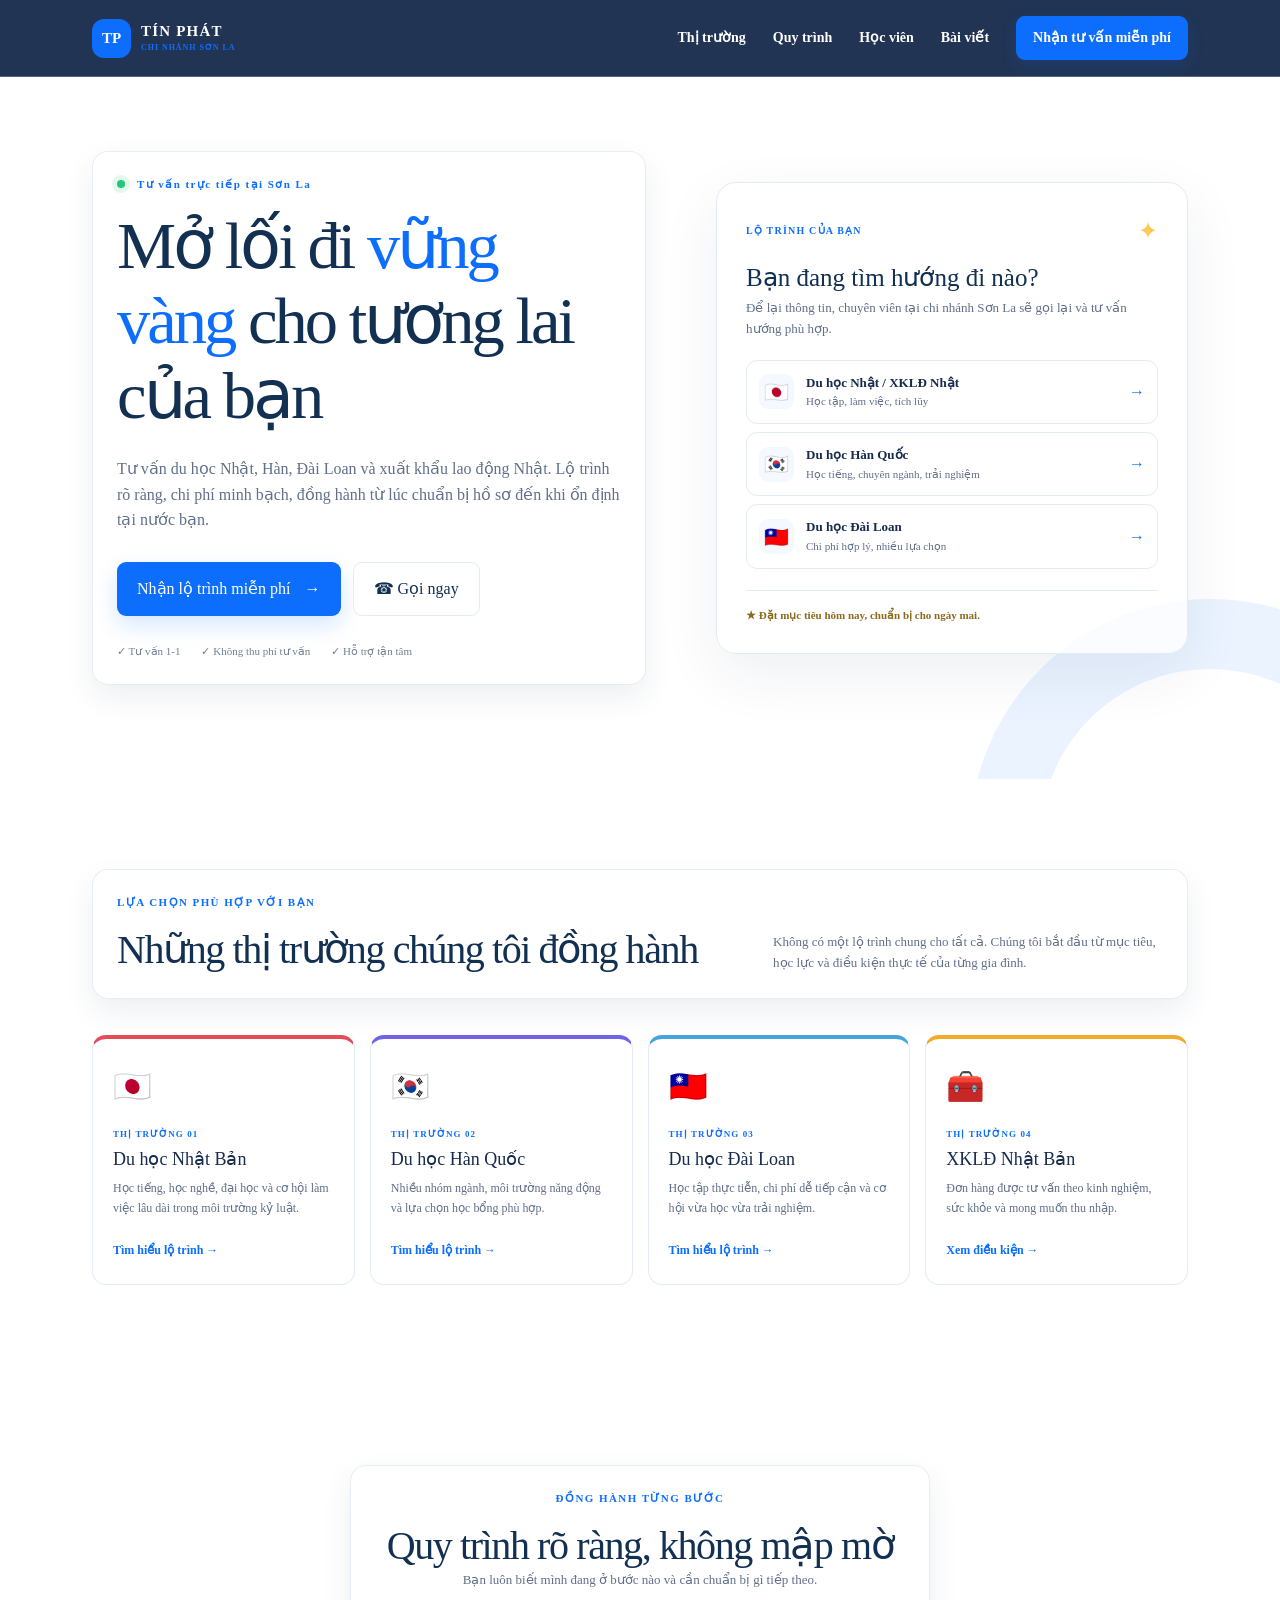
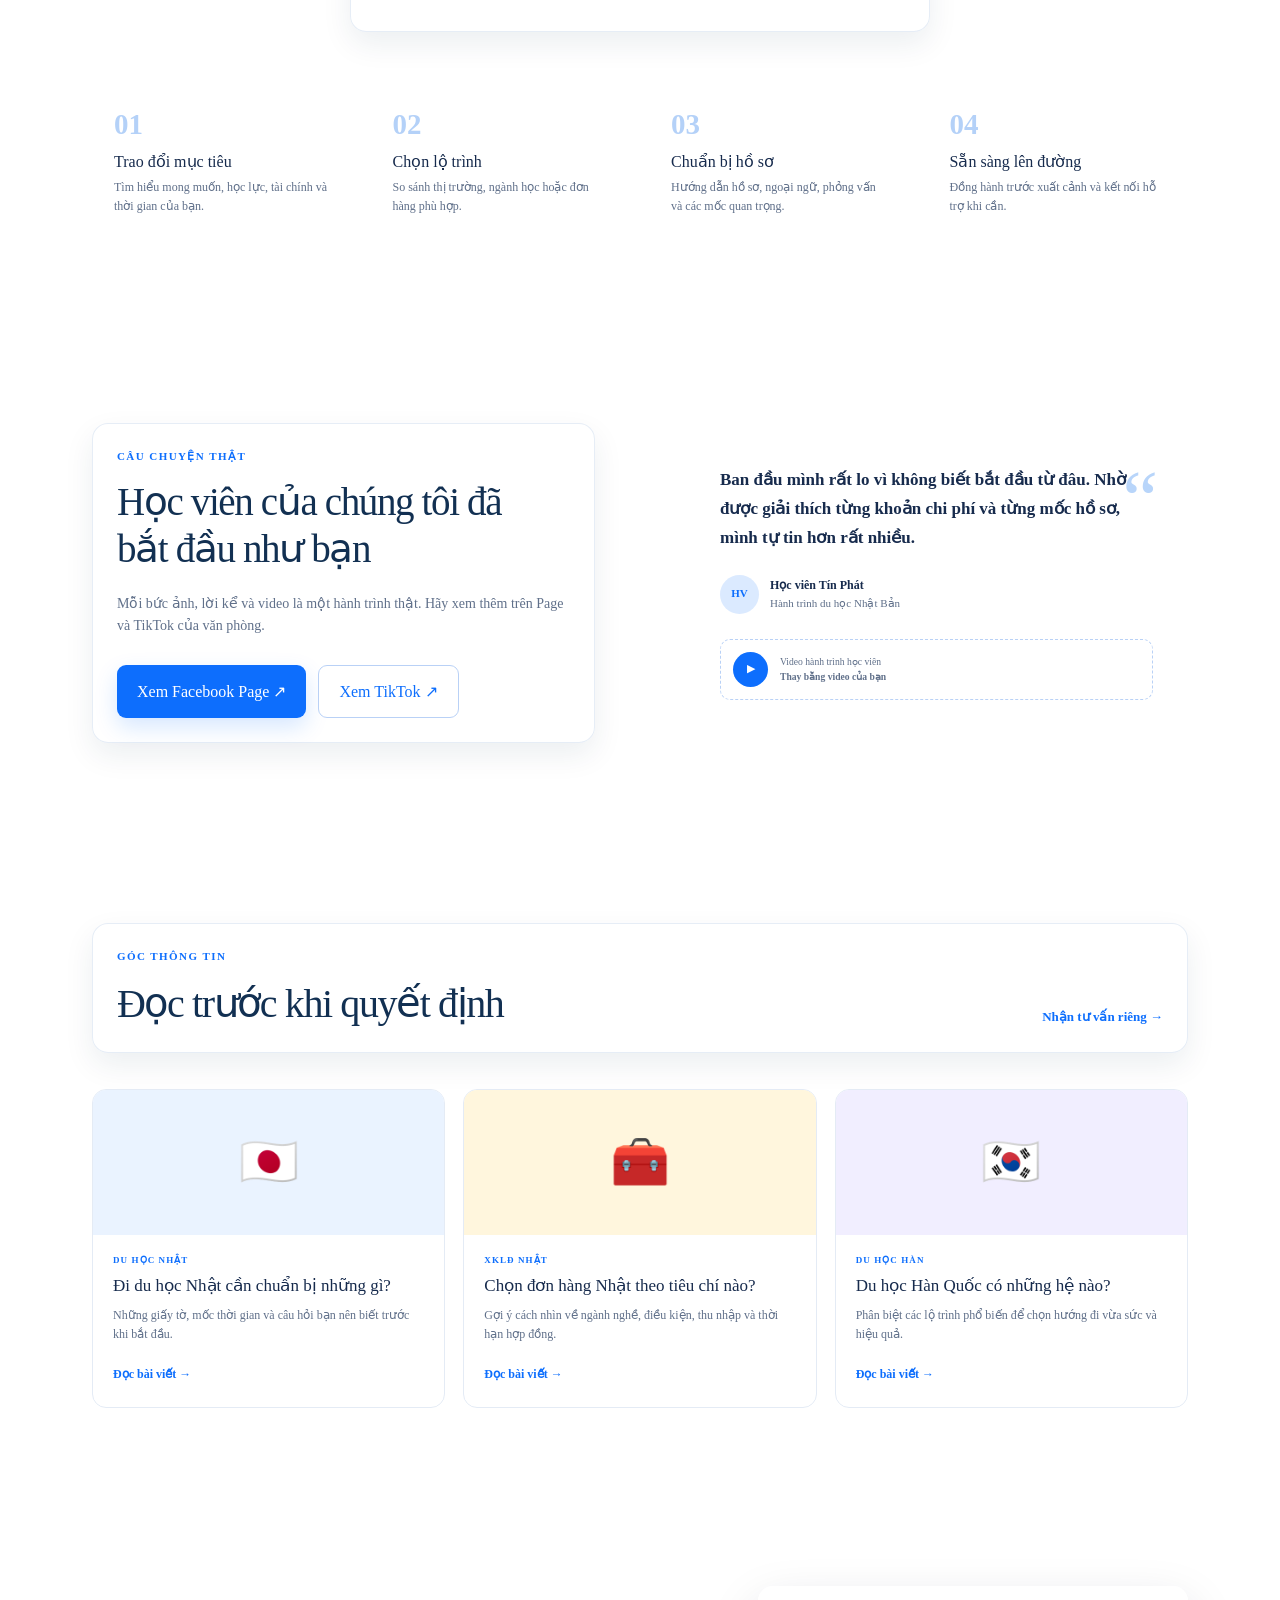
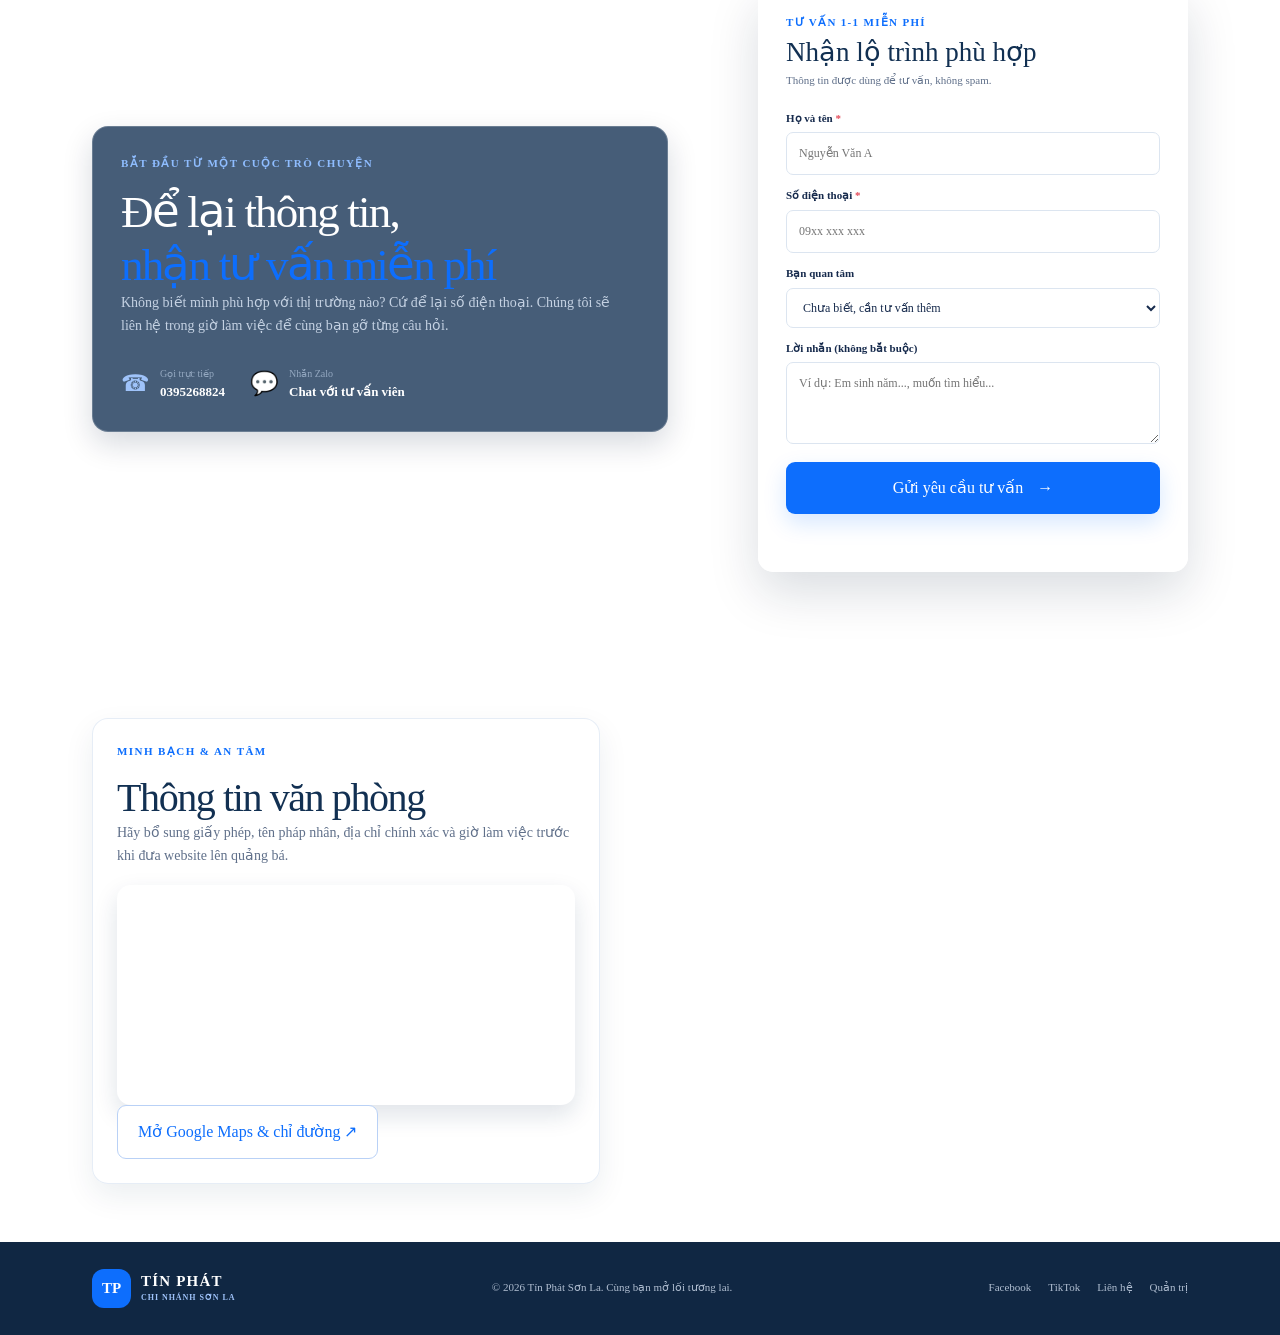
<file: index.html>
<!doctype html>
<html lang="vi">
<head>
  <meta charset="utf-8">
  <meta name="viewport" content="width=device-width, initial-scale=1">
  <meta name="description" content="Tư vấn du học Nhật, Hàn, Đài Loan và xuất khẩu lao động Nhật tại Sơn La - đồng hành rõ ràng, tận tâm, đúng quy trình.">
  <meta name="theme-color" content="#0d6efd">
  <meta property="og:title" content="Tín Phát Sơn La | Tư vấn du học & XKLĐ">
  <meta property="og:description" content="Tìm hướng đi phù hợp cho học sinh, sinh viên và người lao động Sơn La.">
  <title>Tín Phát Sơn La | Du học & XKLĐ Nhật</title>
  <link rel="preconnect" href="https://fonts.googleapis.com">
  <link rel="preconnect" href="https://fonts.gstatic.com" crossorigin>
  <link href="https://cdn.jsdelivr.net/npm/bootstrap@5.3.3/dist/css/bootstrap.min.css" rel="stylesheet">
  <link rel="stylesheet" href="style.css?v=20261030-blocks">
</head>
<body>
  <header class="site-header">
    <div class="container nav-wrap">
      <a class="brand" href="#top" aria-label="Tín Phát Sơn La - trang chủ">
        <span class="brand-mark">TP</span>
        <span><strong>TÍN PHÁT</strong><small>CHI NHÁNH SƠN LA</small></span>
      </a>
      <button class="menu-toggle" aria-label="Mở menu" aria-expanded="false">☰</button>
      <nav class="main-nav" aria-label="Điều hướng chính">
        <a href="#thi-truong">Thị trường</a>
        <a href="#quy-trinh">Quy trình</a>
        <a href="#hoc-vien">Học viên</a>
        <a href="#bai-viet">Bài viết</a>
        <a class="nav-cta" href="#tu-van">Nhận tư vấn miễn phí</a>
      </nav>
    </div>
  </header>

  <main id="top">
    <section class="hero" data-layout-id="hero">
      <div class="container hero-grid">
        <div class="hero-copy">
          <p class="eyebrow"><span class="pulse"></span> Tư vấn trực tiếp tại Sơn La</p>
          <h1 data-edit="heroTitle">Mở lối đi <span>vững vàng</span> cho tương lai của bạn</h1>
          <p class="hero-lead" data-edit="heroLead">Tư vấn du học Nhật, Hàn, Đài Loan và xuất khẩu lao động Nhật. Lộ trình rõ ràng, chi phí minh bạch, đồng hành từ lúc chuẩn bị hồ sơ đến khi ổn định tại nước bạn.</p>
          <div class="hero-actions">
            <a class="button button-primary" href="#tu-van">Nhận lộ trình miễn phí <span>→</span></a>
            <a class="button button-light" data-phone-link href="tel:0980000000">☎ Gọi ngay</a>
          </div>
          <div class="trust-row" aria-label="Cam kết dịch vụ">
            <span>✓ Tư vấn 1-1</span>
            <span>✓ Không thu phí tư vấn</span>
            <span>✓ Hỗ trợ tận tâm</span>
          </div>
        </div>
        <div class="hero-card">
          <div class="hero-card-top"><span class="mini-tag">LỘ TRÌNH CỦA BẠN</span><span class="spark">✦</span></div>
          <h2>Bạn đang tìm hướng đi nào?</h2>
          <p>Để lại thông tin, chuyên viên tại chi nhánh Sơn La sẽ gọi lại và tư vấn hướng phù hợp.</p>
          <a class="choice" href="#tu-van"><span class="choice-icon">🇯🇵</span><span><b>Du học Nhật / XKLĐ Nhật</b><small>Học tập, làm việc, tích lũy</small></span><i>→</i></a>
          <a class="choice" href="#tu-van"><span class="choice-icon">🇰🇷</span><span><b>Du học Hàn Quốc</b><small>Học tiếng, chuyên ngành, trải nghiệm</small></span><i>→</i></a>
          <a class="choice" href="#tu-van"><span class="choice-icon">🇹🇼</span><span><b>Du học Đài Loan</b><small>Chi phí hợp lý, nhiều lựa chọn</small></span><i>→</i></a>
          <div class="hero-card-note">★ Đặt mục tiêu hôm nay, chuẩn bị cho ngày mai.</div>
        </div>
      </div>
      <div class="hero-shape"></div>
    </section>

    <section class="section" id="thi-truong" data-layout-id="markets">
      <div class="container">
        <div class="section-heading">
          <div><p class="eyebrow">LỰA CHỌN PHÙ HỢP VỚI BẠN</p><h2>Những thị trường chúng tôi đồng hành</h2></div>
          <p>Không có một lộ trình chung cho tất cả. Chúng tôi bắt đầu từ mục tiêu, học lực và điều kiện thực tế của từng gia đình.</p>
        </div>
        <div class="market-grid">
          <article class="market-card market-japan"><span class="country">🇯🇵</span><p class="card-label">THỊ TRƯỜNG 01</p><h3>Du học Nhật Bản</h3><p>Học tiếng, học nghề, đại học và cơ hội làm việc lâu dài trong môi trường kỷ luật.</p><a href="nhat-ban.html">Tìm hiểu lộ trình <span>→</span></a></article>
          <article class="market-card market-korea"><span class="country">🇰🇷</span><p class="card-label">THỊ TRƯỜNG 02</p><h3>Du học Hàn Quốc</h3><p>Nhiều nhóm ngành, môi trường năng động và lựa chọn học bổng phù hợp.</p><a href="han-quoc.html">Tìm hiểu lộ trình <span>→</span></a></article>
          <article class="market-card market-taiwan"><span class="country">🇹🇼</span><p class="card-label">THỊ TRƯỜNG 03</p><h3>Du học Đài Loan</h3><p>Học tập thực tiễn, chi phí dễ tiếp cận và cơ hội vừa học vừa trải nghiệm.</p><a href="dai-loan.html">Tìm hiểu lộ trình <span>→</span></a></article>
          <article class="market-card market-work"><span class="country">🧰</span><p class="card-label">THỊ TRƯỜNG 04</p><h3>XKLĐ Nhật Bản</h3><p>Đơn hàng được tư vấn theo kinh nghiệm, sức khỏe và mong muốn thu nhập.</p><a href="xkld-nhat.html">Xem điều kiện <span>→</span></a></article>
        </div>
      </div>
    </section>

    <section class="section section-soft" id="quy-trinh" data-layout-id="process">
      <div class="container">
        <div class="center-heading"><p class="eyebrow">ĐỒNG HÀNH TỪNG BƯỚC</p><h2>Quy trình rõ ràng, không mập mờ</h2><p>Bạn luôn biết mình đang ở bước nào và cần chuẩn bị gì tiếp theo.</p></div>
        <div class="steps">
          <div class="step"><b>01</b><h3>Trao đổi mục tiêu</h3><p>Tìm hiểu mong muốn, học lực, tài chính và thời gian của bạn.</p></div>
          <div class="step"><b>02</b><h3>Chọn lộ trình</h3><p>So sánh thị trường, ngành học hoặc đơn hàng phù hợp.</p></div>
          <div class="step"><b>03</b><h3>Chuẩn bị hồ sơ</h3><p>Hướng dẫn hồ sơ, ngoại ngữ, phỏng vấn và các mốc quan trọng.</p></div>
          <div class="step"><b>04</b><h3>Sẵn sàng lên đường</h3><p>Đồng hành trước xuất cảnh và kết nối hỗ trợ khi cần.</p></div>
        </div>
      </div>
    </section>

    <section class="section proof-section" id="hoc-vien" data-layout-id="students">
      <div class="container proof-grid">
        <div><p class="eyebrow">CÂU CHUYỆN THẬT</p><h2 data-edit="studentTitle">Học viên của chúng tôi đã bắt đầu như bạn</h2><p class="muted" data-edit="studentLead">Mỗi bức ảnh, lời kể và video là một hành trình thật. Hãy xem thêm trên Page và TikTok của văn phòng.</p><img class="admin-image student-image" data-image="studentImage" alt="Học viên Tín Phát" hidden><div class="proof-actions"><a class="button button-primary" data-facebook-link href="https://www.facebook.com/share/1DyMQm2soS/" target="_blank" rel="noopener">Xem Facebook Page ↗</a><a class="button button-outline" data-tiktok-link href="https://www.tiktok.com/" target="_blank" rel="noopener">Xem TikTok ↗</a></div></div>
        <div class="testimonial"><div class="quote-mark">“</div><p class="quote">Ban đầu mình rất lo vì không biết bắt đầu từ đâu. Nhờ được giải thích từng khoản chi phí và từng mốc hồ sơ, mình tự tin hơn rất nhiều.</p><div class="person"><div class="avatar">HV</div><div><b>Học viên Tín Phát</b><small>Hành trình du học Nhật Bản</small></div></div><div class="video-placeholder"><span>▶</span><small>Video hành trình học viên<br><b>Thay bằng video của bạn</b></small></div></div>
      </div>
    </section>

    <section class="section blog-section" id="bai-viet" data-layout-id="blog">
      <div class="container">
        <div class="section-heading"><div><p class="eyebrow">GÓC THÔNG TIN</p><h2>Đọc trước khi quyết định</h2></div><a class="text-link" href="#tu-van">Nhận tư vấn riêng →</a></div>
        <div class="blog-grid">
          <article class="blog-card"><div class="blog-image blog-image-japan" data-image="blogImage1">🇯🇵</div><div class="blog-content"><span>DU HỌC NHẬT</span><h3>Đi du học Nhật cần chuẩn bị những gì?</h3><p>Những giấy tờ, mốc thời gian và câu hỏi bạn nên biết trước khi bắt đầu.</p><a href="#tu-van">Đọc bài viết →</a></div></article>
          <article class="blog-card"><div class="blog-image blog-image-work" data-image="blogImage2">🧰</div><div class="blog-content"><span>XKLĐ NHẬT</span><h3>Chọn đơn hàng Nhật theo tiêu chí nào?</h3><p>Gợi ý cách nhìn về ngành nghề, điều kiện, thu nhập và thời hạn hợp đồng.</p><a href="#tu-van">Đọc bài viết →</a></div></article>
          <article class="blog-card"><div class="blog-image blog-image-korea" data-image="blogImage3">🇰🇷</div><div class="blog-content"><span>DU HỌC HÀN</span><h3>Du học Hàn Quốc có những hệ nào?</h3><p>Phân biệt các lộ trình phổ biến để chọn hướng đi vừa sức và hiệu quả.</p><a href="#tu-van">Đọc bài viết →</a></div></article>
        </div>
      </div>
    </section>

    <section class="contact-section" id="tu-van" data-layout-id="contact">
      <div class="container contact-grid">
        <div class="contact-copy"><p class="eyebrow eyebrow-light">BẮT ĐẦU TỪ MỘT CUỘC TRÒ CHUYỆN</p><h2 data-edit="contactTitle">Để lại thông tin,<br><span>nhận tư vấn miễn phí</span></h2><p data-edit="contactLead">Không biết mình phù hợp với thị trường nào? Cứ để lại số điện thoại. Chúng tôi sẽ liên hệ trong giờ làm việc để cùng bạn gỡ từng câu hỏi.</p><div class="contact-details"><a data-phone-link href="tel:0980000000">☎ <span><small>Gọi trực tiếp</small><b data-phone-text>0980 000 000</b></span></a><a data-zalo-link href="https://zalo.me/0980000000" target="_blank" rel="noopener">💬 <span><small>Nhắn Zalo</small><b>Chat với tư vấn viên</b></span></a></div></div>
        <form class="lead-form" id="lead-form">
          <div class="form-kicker">TƯ VẤN 1-1 MIỄN PHÍ</div><h3>Nhận lộ trình phù hợp</h3><p class="form-note">Thông tin được dùng để tư vấn, không spam.</p>
          <label for="name">Họ và tên <em>*</em></label><input id="name" name="name" type="text" placeholder="Nguyễn Văn A" required>
          <label for="phone">Số điện thoại <em>*</em></label><input id="phone" name="phone" type="tel" placeholder="09xx xxx xxx" required>
          <label for="interest">Bạn quan tâm</label><select id="interest" name="interest"><option>Chưa biết, cần tư vấn thêm</option><option>Du học Nhật Bản</option><option>Du học Hàn Quốc</option><option>Du học Đài Loan</option><option>Xuất khẩu lao động Nhật</option></select>
          <label for="message">Lời nhắn (không bắt buộc)</label><textarea id="message" name="message" rows="3" placeholder="Ví dụ: Em sinh năm..., muốn tìm hiểu..."></textarea>
          <button class="button button-primary button-full" type="submit">Gửi yêu cầu tư vấn <span>→</span></button>
          <p class="form-status" role="status" aria-live="polite"></p>
        </form>
      </div>
    </section>

    <section class="legal-section" data-layout-id="legal">
      <div class="container legal-grid"><div><p class="eyebrow">MINH BẠCH & AN TÂM</p><h2>Thông tin văn phòng</h2><p class="muted" data-edit="legalLead">Hãy bổ sung giấy phép, tên pháp nhân, địa chỉ chính xác và giờ làm việc trước khi đưa website lên quảng bá.</p><img class="admin-image office-image" data-image="officeImage" alt="Văn phòng Tín Phát" hidden><div class="map-frame" data-map-frame hidden><iframe data-map title="Bản đồ văn phòng Tín Phát" loading="lazy"></iframe></div><a class="button button-outline map-link" href="https://maps.app.goo.gl/ojtMb4azfjPPgxPz9" target="_blank" rel="noopener">Mở Google Maps & chỉ đường ↗</a></div><div class="legal-list"><div><b>Văn phòng</b><span data-edit="officeName">Chi nhánh Tín Phát Sơn La</span></div><div><b>Địa chỉ</b><span data-edit="address">218 - Nguyễn Lương Bằng - Tô Hiệu - TP Sơn La</span></div><div><b>Giờ làm việc</b><span data-edit="hours">Thứ 2 - Thứ 7 · 08:00 - 17:00</span></div><div><b>Pháp lý</b><span data-edit="legalInfo">Giấy phép và thông tin doanh nghiệp sẽ cập nhật tại đây</span></div></div></div>
    </section>
  </main>

  <footer class="site-footer"><div class="container footer-wrap"><div class="brand"><span class="brand-mark">TP</span><span><strong>TÍN PHÁT</strong><small>CHI NHÁNH SƠN LA</small></span></div><p>© <span id="year"></span> Tín Phát Sơn La. Cùng bạn mở lối tương lai.</p><div class="footer-links"><a data-facebook-link href="https://www.facebook.com/share/1DyMQm2soS/" target="_blank" rel="noopener">Facebook</a><a data-tiktok-link href="https://www.tiktok.com/" target="_blank" rel="noopener">TikTok</a><a href="#tu-van">Liên hệ</a><a href="admin.html">Quản trị</a></div></div></footer>
  <div class="mobile-actions"><a data-zalo-link href="https://zalo.me/0980000000" target="_blank" rel="noopener">💬 Zalo</a><a data-phone-link href="tel:0980000000">☎ Gọi ngay</a></div>
  <script src="https://cdn.jsdelivr.net/npm/bootstrap@5.3.3/dist/js/bootstrap.bundle.min.js"></script>
  <script src="script-blocks.js"></script>
</body>
</html>
</file>
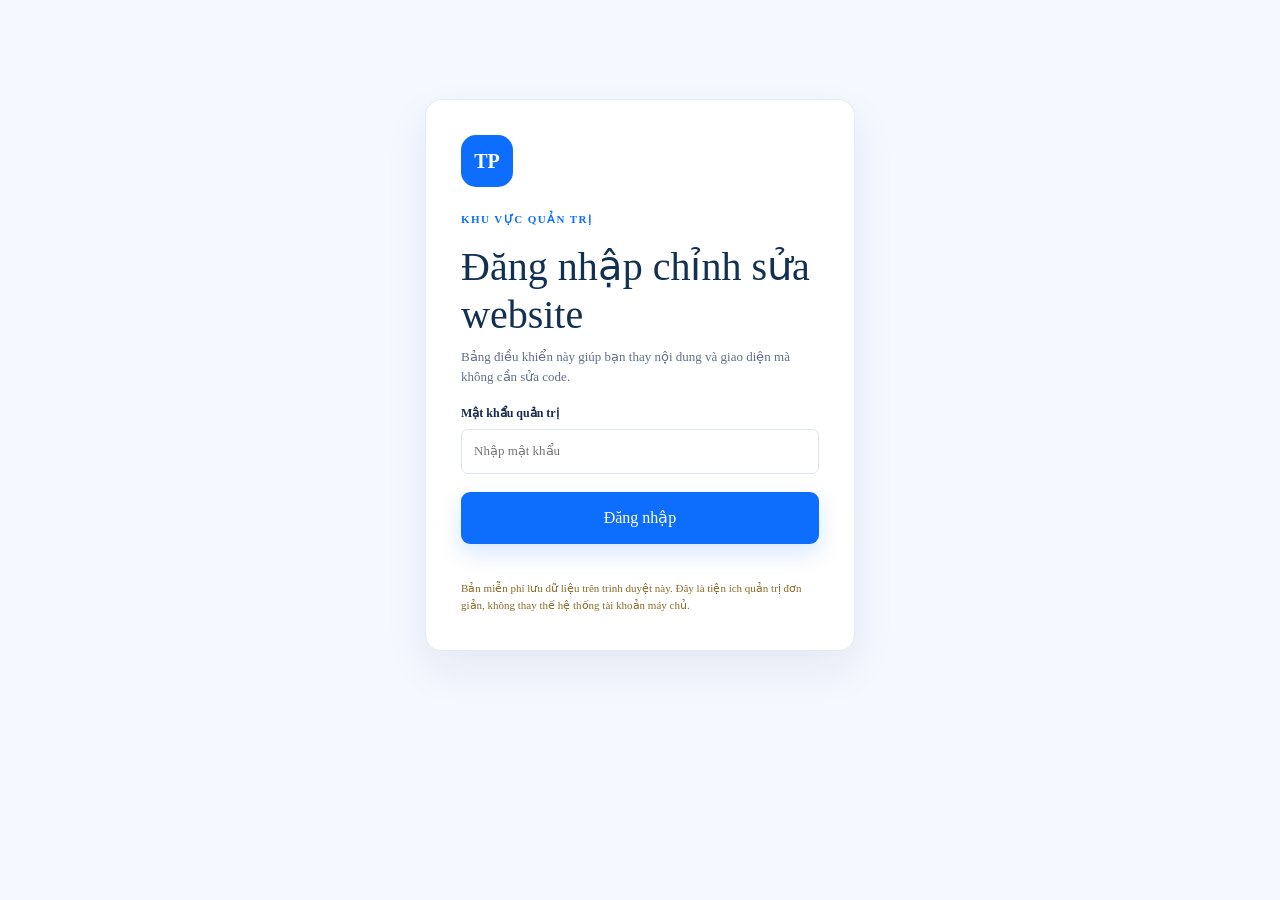
<file: admin.html>
<!doctype html>
<html lang="vi">
<head><meta charset="utf-8"><meta name="viewport" content="width=device-width,initial-scale=1"><title>Quản trị website | Tín Phát Sơn La</title><link rel="stylesheet" href="https://cdn.jsdelivr.net/npm/bootstrap@5.3.3/dist/css/bootstrap.min.css"><link rel="stylesheet" href="style.css?v=20261030-simple"><link rel="stylesheet" href="admin.css?v=20261030-simple"></head>
<body class="admin-body">
  <main class="admin-shell">
    <section class="admin-login" id="login-panel">
      <div class="admin-logo">TP</div><p class="eyebrow">KHU VỰC QUẢN TRỊ</p><h1>Đăng nhập chỉnh sửa website</h1>
      <p class="admin-muted">Bảng điều khiển này giúp bạn thay nội dung và giao diện mà không cần sửa code.</p>
      <label for="admin-password">Mật khẩu quản trị</label><input id="admin-password" type="password" placeholder="Nhập mật khẩu">
      <button class="button button-primary button-full" id="login-button">Đăng nhập</button><p class="admin-error" id="login-error"></p>
      <p class="security-note">Bản miễn phí lưu dữ liệu trên trình duyệt này. Đây là tiện ích quản trị đơn giản, không thay thế hệ thống tài khoản máy chủ.</p>
    </section>
    <section class="admin-panel" id="editor-panel" hidden>
      <div class="admin-top"><div><p class="eyebrow">QUẢN TRỊ WEBSITE</p><h1>Ảnh, màu, bản đồ, số và chữ</h1></div><div><a class="button button-light" href="index.html" target="_blank">Xem website ↗</a><button class="button button-light" id="logout-button">Đăng xuất</button></div></div>
      <div class="admin-alert">Sau khi bấm <b>Lưu thay đổi</b>, hãy tải lại trang website để xem kết quả.</div>
      <form id="editor-form">
        <div class="admin-grid">
          <section class="admin-card"><h2>Ảnh & màu sắc</h2><p class="admin-muted">Dán link ảnh công khai. Để trống ảnh phụ nếu chưa dùng.</p><div class="color-row"><label>Màu chủ đạo<input name="primaryColor" type="color"></label><label>Màu chữ<input name="textColor" type="color"></label></div><label>Ảnh nền toàn trang<input name="backgroundImage" type="url" placeholder="https://..."></label><label>Ảnh học viên<input name="studentImage" type="url" placeholder="https://..."></label><label>Ảnh bài viết 1<input name="blogImage1" type="url" placeholder="https://..."></label><label>Ảnh bài viết 2<input name="blogImage2" type="url" placeholder="https://..."></label><label>Ảnh bài viết 3<input name="blogImage3" type="url" placeholder="https://..."></label><label>Ảnh văn phòng<input name="officeImage" type="url" placeholder="https://..."></label><label>Cỡ chữ cơ bản <output id="font-output"></output><input name="fontSize" type="range" min="14" max="19" step="1"></label><label>Độ mờ ảnh <output id="blur-output"></output><input name="backgroundBlur" type="range" min="0" max="20" step="1"></label><label>Độ mờ lớp phủ <output id="overlay-output"></output><input name="overlayOpacity" type="range" min="0" max="100" step="1"></label></section>
          <section class="admin-card"><h2>Số điện thoại & bản đồ</h2><label>Số điện thoại hiển thị<input name="phoneDisplay" placeholder="0980 000 000"></label><label>Số dùng cho liên kết gọi<input name="phone" placeholder="0980000000"></label><label>Link Zalo<input name="zalo" placeholder="https://zalo.me/..."></label><label>Link Facebook Page<input name="facebook" placeholder="https://facebook.com/..."></label><label>Link TikTok<input name="tiktok" placeholder="https://tiktok.com/@..."></label><label>Link bản đồ Google Maps (Embed URL)<input name="mapEmbedUrl" type="url" placeholder="https://www.google.com/maps/embed?..."></label><label>Email nhận yêu cầu<input name="email" type="email" placeholder="ban@example.com"></label><label>URL Google Apps Script nhận lead<input name="leadsEndpoint" type="url" placeholder="https://script.google.com/macros/s/.../exec"></label></section>
          <section class="admin-card"><h2>Nội dung trang chủ</h2><label>Tiêu đề chính<textarea name="heroTitle" rows="2"></textarea></label><label>Mô tả chính<textarea name="heroLead" rows="3"></textarea></label><label>Tiêu đề học viên<textarea name="studentTitle" rows="2"></textarea></label><label>Mô tả học viên<textarea name="studentLead" rows="3"></textarea></label><label>Tiêu đề khu vực liên hệ<textarea name="contactTitle" rows="2"></textarea></label><label>Mô tả khu vực liên hệ<textarea name="contactLead" rows="3"></textarea></label></section>
          <section class="admin-card"><h2>Thông tin văn phòng</h2><label>Tên văn phòng<input name="officeName"></label><label>Địa chỉ<input name="address"></label><label>Giờ làm việc<input name="hours"></label><label>Giấy phép / pháp lý<textarea name="legalInfo" rows="3"></textarea></label><label>Mô tả pháp lý<textarea name="legalLead" rows="3"></textarea></label></section>
        </div>
        <div class="admin-actions"><button class="button button-primary" type="submit">Lưu thay đổi</button><button class="button button-light" type="button" id="reset-button">Khôi phục nội dung mẫu</button><span id="save-status"></span></div>
      </form>
      <section class="admin-card leads-card"><div class="leads-header"><div><p class="eyebrow">DỮ LIỆU KHÁCH HÀNG</p><h2>Danh sách yêu cầu tư vấn</h2></div><button class="button button-light" id="refresh-leads" type="button">Làm mới</button></div><div class="table-responsive"><table class="leads-table"><thead><tr><th>Thời gian</th><th>Họ tên</th><th>Điện thoại</th><th>Nhu cầu</th><th>Lời nhắn</th></tr></thead><tbody id="leads-body"></tbody></table></div></section>
    </section>
  </main>
  <script src="https://cdn.jsdelivr.net/npm/bootstrap@5.3.3/dist/js/bootstrap.bundle.min.js"></script><script src="admin.js?v=20261030-simple"></script>
</body>
</html>
</file>
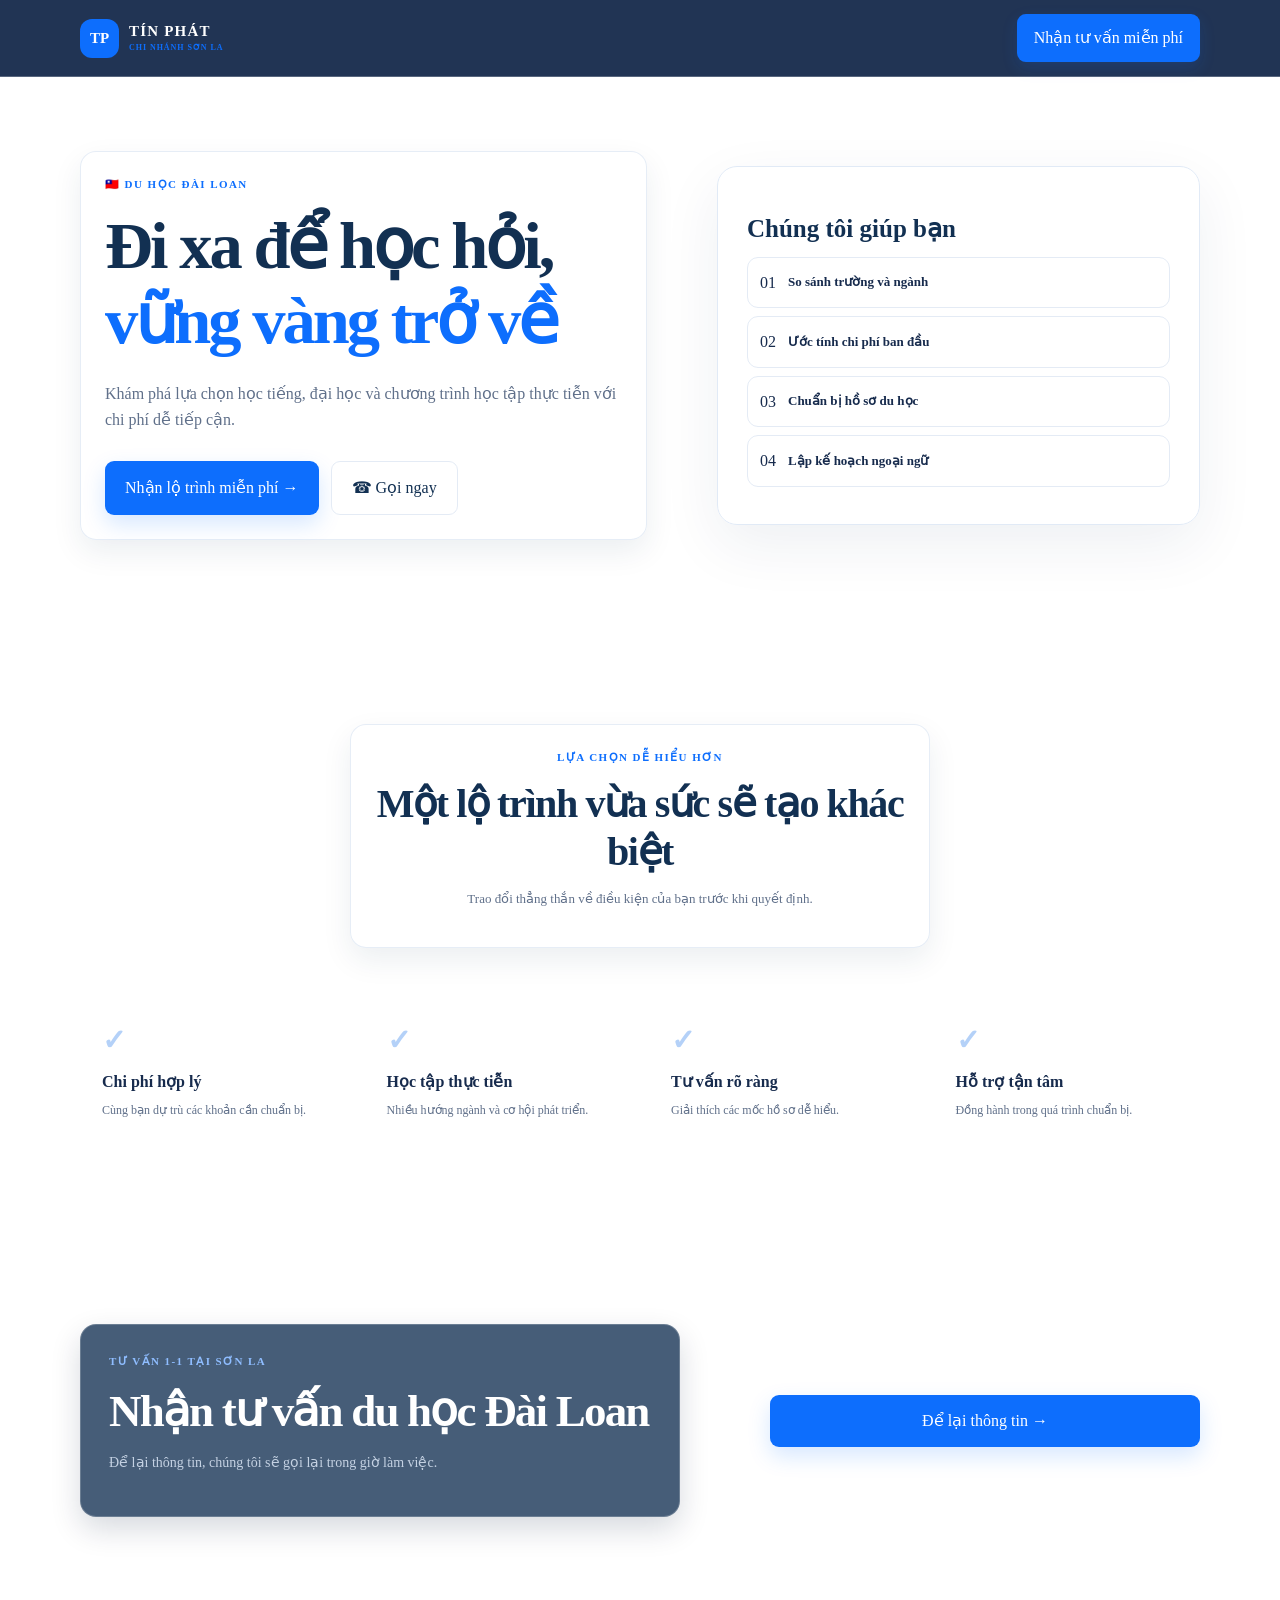
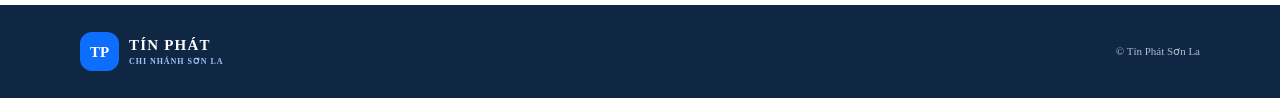
<file: dai-loan.html>
<!doctype html><html lang="vi"><head><meta charset="utf-8"><meta name="viewport" content="width=device-width,initial-scale=1"><meta name="description" content="Tư vấn du học Đài Loan tại Sơn La."><title>Du học Đài Loan | Tín Phát Sơn La</title><link rel="stylesheet" href="style.css?v=20261030-pro"></head><body>
<header class="site-header"><div class="container nav-wrap"><a class="brand" href="index.html"><span class="brand-mark">TP</span><span><strong>TÍN PHÁT</strong><small>CHI NHÁNH SƠN LA</small></span></a><a class="nav-cta" href="index.html#tu-van">Nhận tư vấn miễn phí</a></div></header><main><section class="hero"><div class="container hero-grid"><div class="hero-copy"><p class="eyebrow">🇹🇼 DU HỌC ĐÀI LOAN</p><h1>Đi xa để học hỏi, <span>vững vàng trở về</span></h1><p class="hero-lead">Khám phá lựa chọn học tiếng, đại học và chương trình học tập thực tiễn với chi phí dễ tiếp cận.</p><div class="hero-actions"><a class="button button-primary" href="index.html#tu-van">Nhận lộ trình miễn phí →</a><a class="button button-light" data-phone-link href="tel:0980000000">☎ Gọi ngay</a></div></div><div class="hero-card"><h2>Chúng tôi giúp bạn</h2><a class="choice"><span>01</span><b>So sánh trường và ngành</b></a><a class="choice"><span>02</span><b>Ước tính chi phí ban đầu</b></a><a class="choice"><span>03</span><b>Chuẩn bị hồ sơ du học</b></a><a class="choice"><span>04</span><b>Lập kế hoạch ngoại ngữ</b></a></div></div></section><section class="section"><div class="container"><div class="center-heading"><p class="eyebrow">LỰA CHỌN DỄ HIỂU HƠN</p><h2>Một lộ trình vừa sức sẽ tạo khác biệt</h2><p>Trao đổi thẳng thắn về điều kiện của bạn trước khi quyết định.</p></div><div class="steps"><div class="step"><b>✓</b><h3>Chi phí hợp lý</h3><p>Cùng bạn dự trù các khoản cần chuẩn bị.</p></div><div class="step"><b>✓</b><h3>Học tập thực tiễn</h3><p>Nhiều hướng ngành và cơ hội phát triển.</p></div><div class="step"><b>✓</b><h3>Tư vấn rõ ràng</h3><p>Giải thích các mốc hồ sơ dễ hiểu.</p></div><div class="step"><b>✓</b><h3>Hỗ trợ tận tâm</h3><p>Đồng hành trong quá trình chuẩn bị.</p></div></div></div></section><section class="contact-section"><div class="container contact-grid"><div class="contact-copy"><p class="eyebrow eyebrow-light">TƯ VẤN 1-1 TẠI SƠN LA</p><h2>Nhận tư vấn du học Đài Loan</h2><p>Để lại thông tin, chúng tôi sẽ gọi lại trong giờ làm việc.</p></div><a class="button button-primary" href="index.html#tu-van">Để lại thông tin →</a></div></section></main><footer class="site-footer"><div class="container footer-wrap"><a class="brand" href="index.html"><span class="brand-mark">TP</span><span><strong>TÍN PHÁT</strong><small>CHI NHÁNH SƠN LA</small></span></a><p>© Tín Phát Sơn La</p></div></footer><script src="script.js?v=20261030-pro"></script></body></html>
</file>
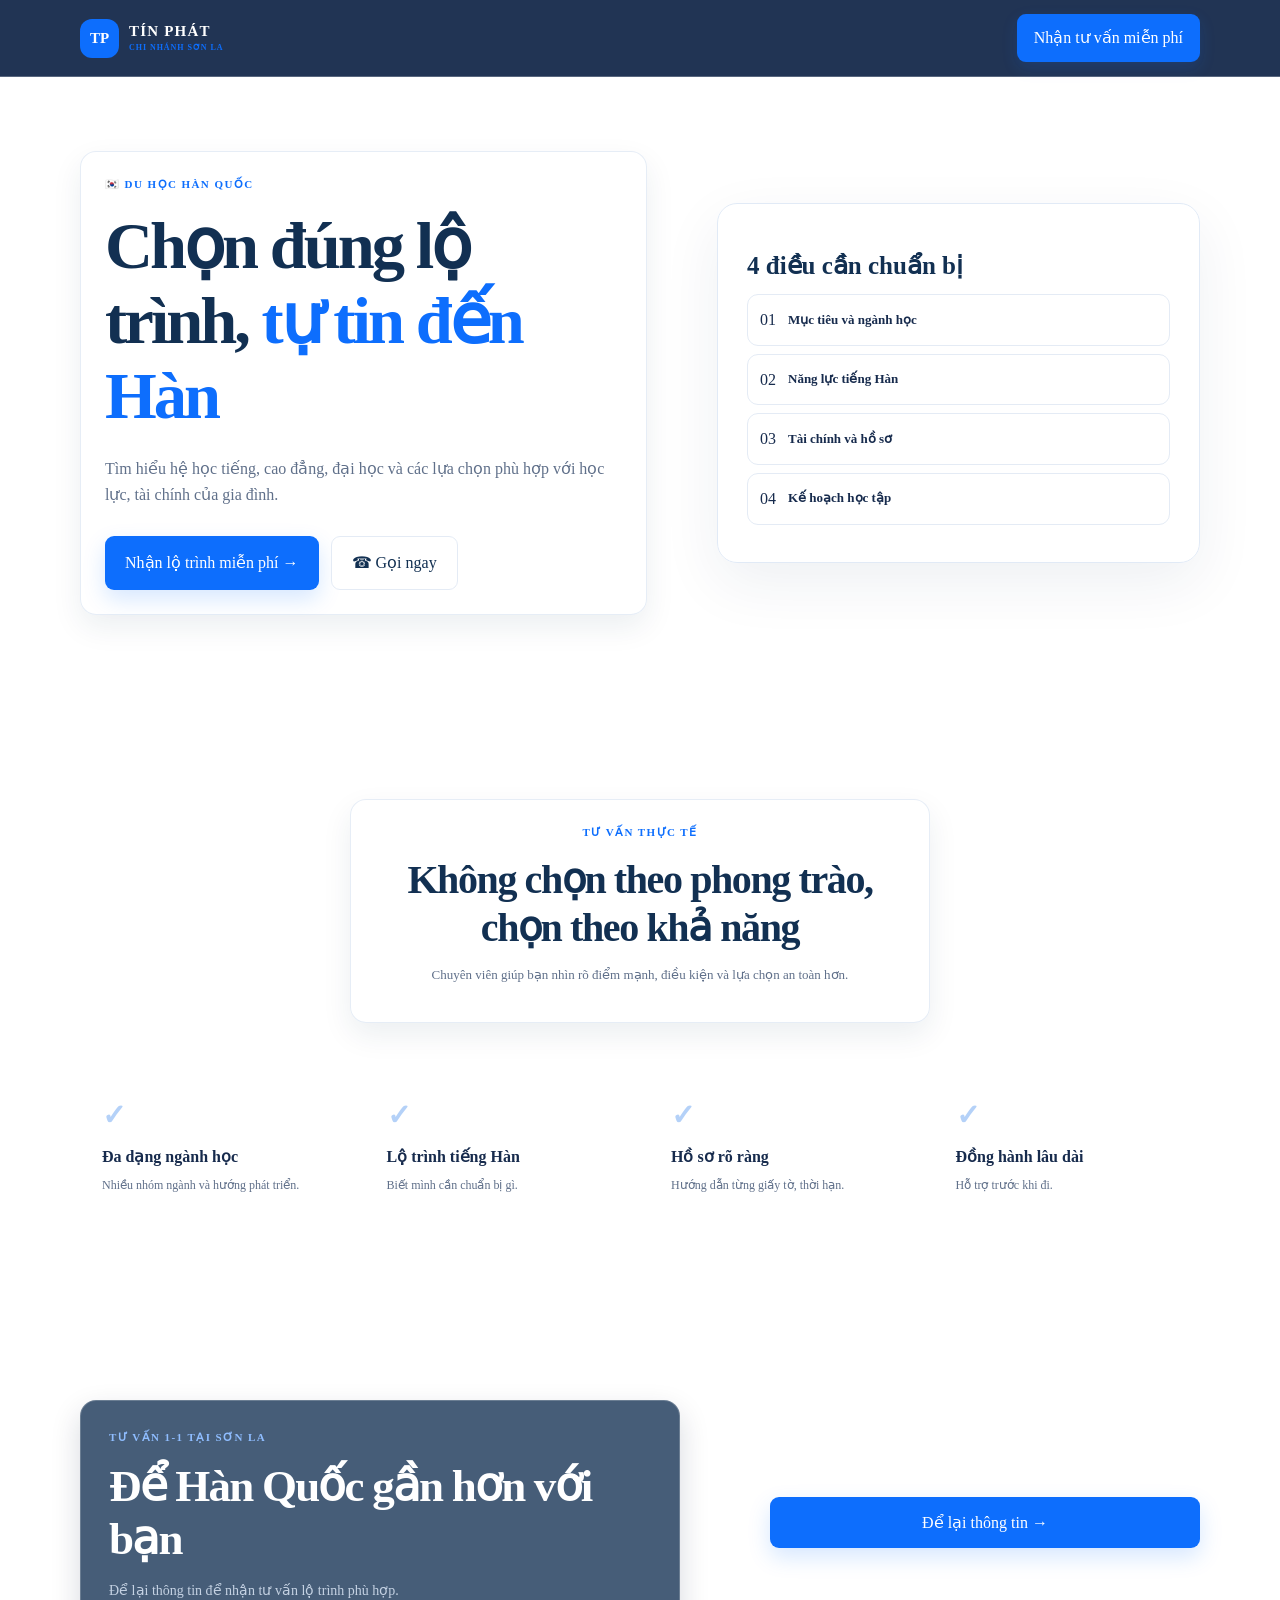
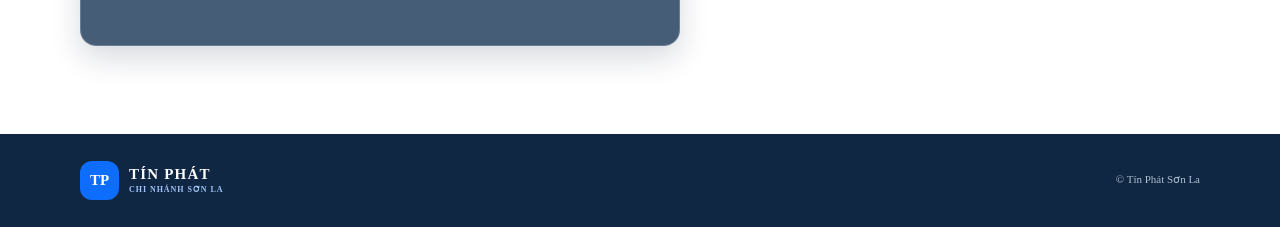
<file: han-quoc.html>
<!doctype html><html lang="vi"><head><meta charset="utf-8"><meta name="viewport" content="width=device-width,initial-scale=1"><meta name="description" content="Tư vấn du học Hàn Quốc tại Sơn La."><title>Du học Hàn Quốc | Tín Phát Sơn La</title><link rel="stylesheet" href="style.css?v=20261030-pro"></head><body>
<header class="site-header"><div class="container nav-wrap"><a class="brand" href="index.html"><span class="brand-mark">TP</span><span><strong>TÍN PHÁT</strong><small>CHI NHÁNH SƠN LA</small></span></a><a class="nav-cta" href="index.html#tu-van">Nhận tư vấn miễn phí</a></div></header><main><section class="hero"><div class="container hero-grid"><div class="hero-copy"><p class="eyebrow">🇰🇷 DU HỌC HÀN QUỐC</p><h1>Chọn đúng lộ trình, <span>tự tin đến Hàn</span></h1><p class="hero-lead">Tìm hiểu hệ học tiếng, cao đẳng, đại học và các lựa chọn phù hợp với học lực, tài chính của gia đình.</p><div class="hero-actions"><a class="button button-primary" href="index.html#tu-van">Nhận lộ trình miễn phí →</a><a class="button button-light" data-phone-link href="tel:0980000000">☎ Gọi ngay</a></div></div><div class="hero-card"><h2>4 điều cần chuẩn bị</h2><a class="choice"><span>01</span><b>Mục tiêu và ngành học</b></a><a class="choice"><span>02</span><b>Năng lực tiếng Hàn</b></a><a class="choice"><span>03</span><b>Tài chính và hồ sơ</b></a><a class="choice"><span>04</span><b>Kế hoạch học tập</b></a></div></div></section><section class="section"><div class="container"><div class="center-heading"><p class="eyebrow">TƯ VẤN THỰC TẾ</p><h2>Không chọn theo phong trào, chọn theo khả năng</h2><p>Chuyên viên giúp bạn nhìn rõ điểm mạnh, điều kiện và lựa chọn an toàn hơn.</p></div><div class="steps"><div class="step"><b>✓</b><h3>Đa dạng ngành học</h3><p>Nhiều nhóm ngành và hướng phát triển.</p></div><div class="step"><b>✓</b><h3>Lộ trình tiếng Hàn</h3><p>Biết mình cần chuẩn bị gì.</p></div><div class="step"><b>✓</b><h3>Hồ sơ rõ ràng</h3><p>Hướng dẫn từng giấy tờ, thời hạn.</p></div><div class="step"><b>✓</b><h3>Đồng hành lâu dài</h3><p>Hỗ trợ trước khi đi.</p></div></div></div></section><section class="contact-section"><div class="container contact-grid"><div class="contact-copy"><p class="eyebrow eyebrow-light">TƯ VẤN 1-1 TẠI SƠN LA</p><h2>Để Hàn Quốc gần hơn với bạn</h2><p>Để lại thông tin để nhận tư vấn lộ trình phù hợp.</p></div><a class="button button-primary" href="index.html#tu-van">Để lại thông tin →</a></div></section></main><footer class="site-footer"><div class="container footer-wrap"><a class="brand" href="index.html"><span class="brand-mark">TP</span><span><strong>TÍN PHÁT</strong><small>CHI NHÁNH SƠN LA</small></span></a><p>© Tín Phát Sơn La</p></div></footer><script src="script.js?v=20261030-pro"></script></body></html>
</file>
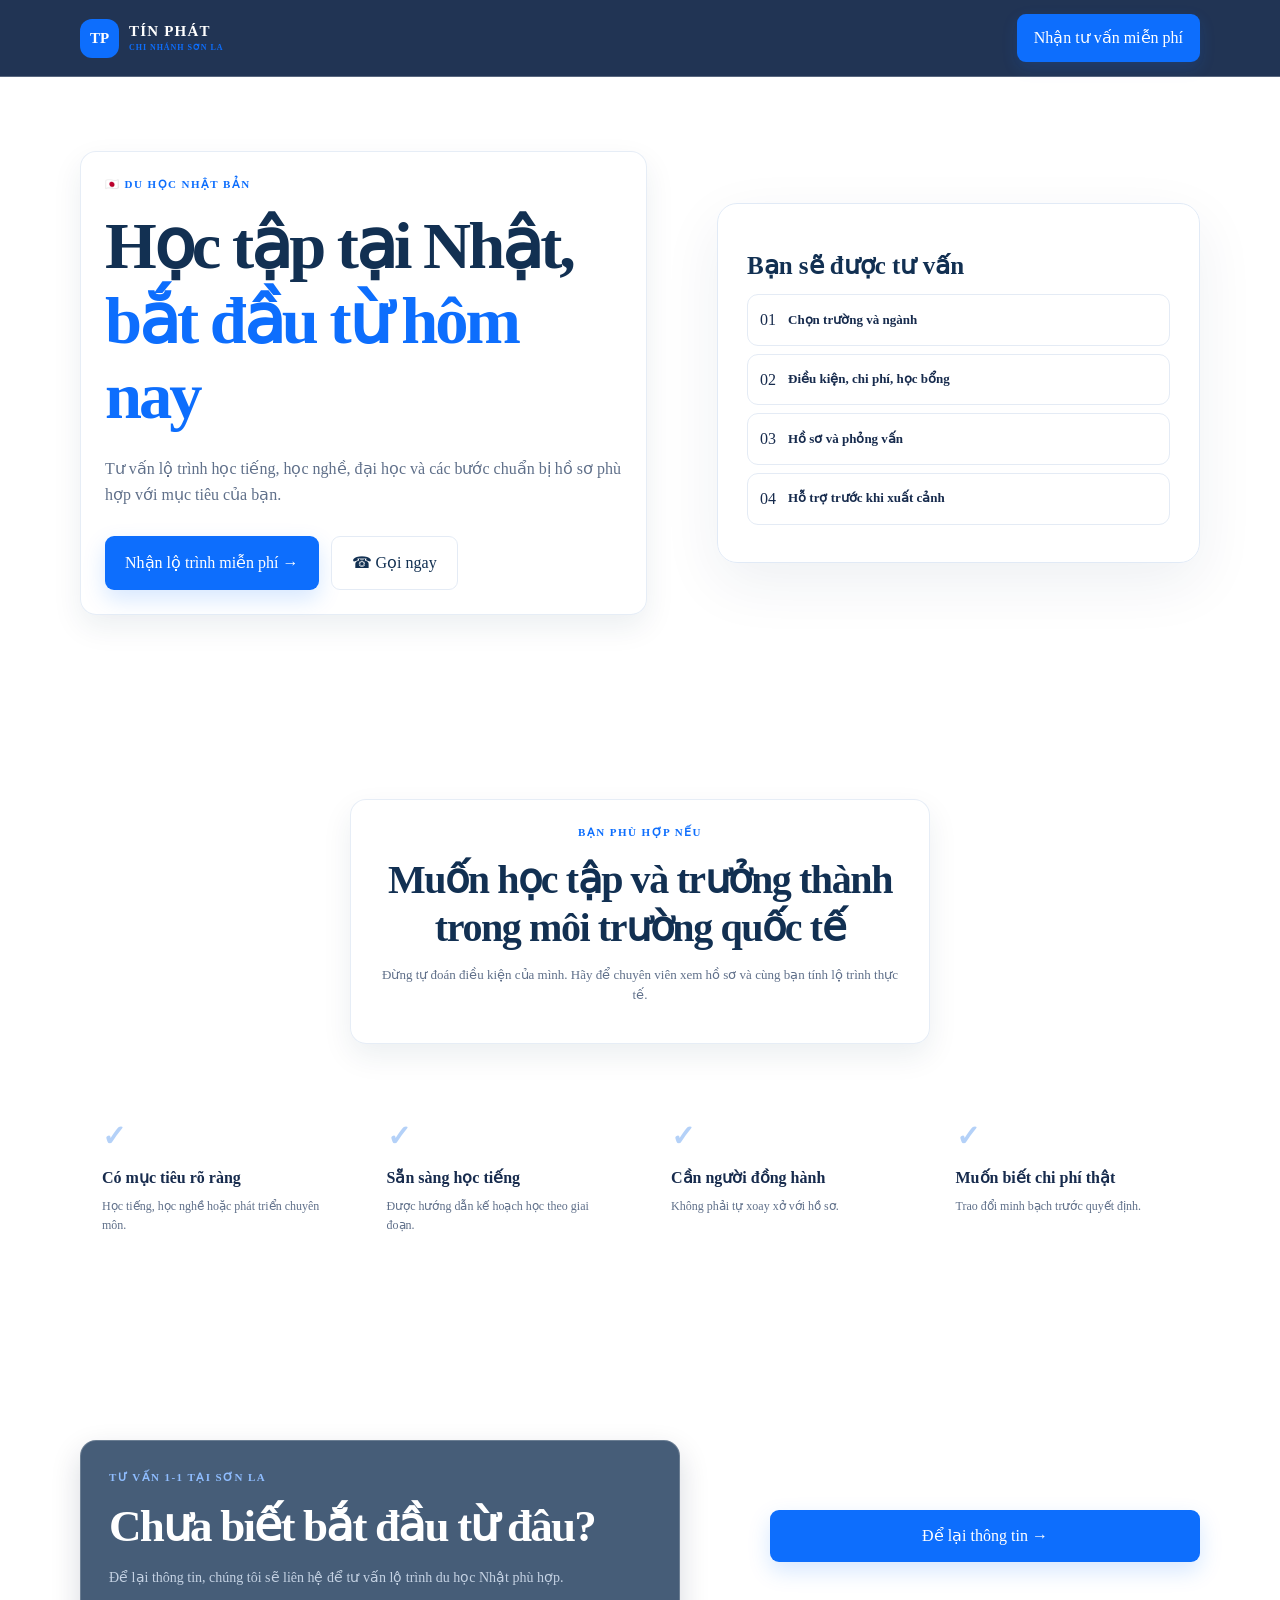
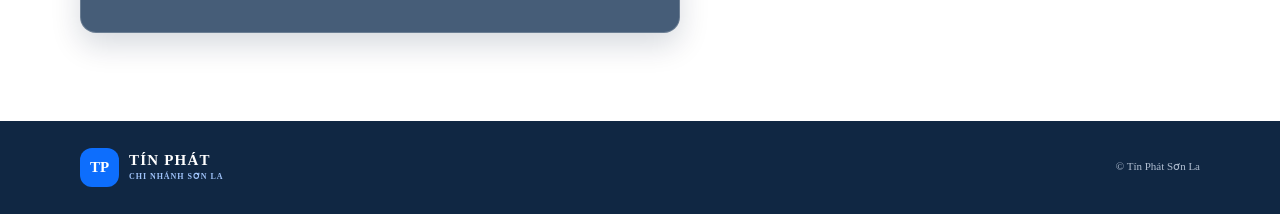
<file: nhat-ban.html>
<!doctype html><html lang="vi"><head><meta charset="utf-8"><meta name="viewport" content="width=device-width,initial-scale=1"><meta name="description" content="Tư vấn du học Nhật Bản tại Sơn La."><title>Du học Nhật Bản | Tín Phát Sơn La</title><link rel="stylesheet" href="style.css?v=20261030-pro"></head><body>
<header class="site-header"><div class="container nav-wrap"><a class="brand" href="index.html"><span class="brand-mark">TP</span><span><strong>TÍN PHÁT</strong><small>CHI NHÁNH SƠN LA</small></span></a><a class="nav-cta" href="index.html#tu-van">Nhận tư vấn miễn phí</a></div></header>
<main><section class="hero"><div class="container hero-grid"><div class="hero-copy"><p class="eyebrow">🇯🇵 DU HỌC NHẬT BẢN</p><h1>Học tập tại Nhật, <span>bắt đầu từ hôm nay</span></h1><p class="hero-lead">Tư vấn lộ trình học tiếng, học nghề, đại học và các bước chuẩn bị hồ sơ phù hợp với mục tiêu của bạn.</p><div class="hero-actions"><a class="button button-primary" href="index.html#tu-van">Nhận lộ trình miễn phí →</a><a class="button button-light" data-phone-link href="tel:0980000000">☎ Gọi ngay</a></div></div><div class="hero-card"><h2>Bạn sẽ được tư vấn</h2><a class="choice"><span>01</span><b>Chọn trường và ngành</b></a><a class="choice"><span>02</span><b>Điều kiện, chi phí, học bổng</b></a><a class="choice"><span>03</span><b>Hồ sơ và phỏng vấn</b></a><a class="choice"><span>04</span><b>Hỗ trợ trước khi xuất cảnh</b></a></div></div></section><section class="section"><div class="container"><div class="center-heading"><p class="eyebrow">BẠN PHÙ HỢP NẾU</p><h2>Muốn học tập và trưởng thành trong môi trường quốc tế</h2><p>Đừng tự đoán điều kiện của mình. Hãy để chuyên viên xem hồ sơ và cùng bạn tính lộ trình thực tế.</p></div><div class="steps"><div class="step"><b>✓</b><h3>Có mục tiêu rõ ràng</h3><p>Học tiếng, học nghề hoặc phát triển chuyên môn.</p></div><div class="step"><b>✓</b><h3>Sẵn sàng học tiếng</h3><p>Được hướng dẫn kế hoạch học theo giai đoạn.</p></div><div class="step"><b>✓</b><h3>Cần người đồng hành</h3><p>Không phải tự xoay xở với hồ sơ.</p></div><div class="step"><b>✓</b><h3>Muốn biết chi phí thật</h3><p>Trao đổi minh bạch trước quyết định.</p></div></div></div></section><section class="contact-section"><div class="container contact-grid"><div class="contact-copy"><p class="eyebrow eyebrow-light">TƯ VẤN 1-1 TẠI SƠN LA</p><h2>Chưa biết bắt đầu từ đâu?</h2><p>Để lại thông tin, chúng tôi sẽ liên hệ để tư vấn lộ trình du học Nhật phù hợp.</p></div><a class="button button-primary" href="index.html#tu-van">Để lại thông tin →</a></div></section></main>
<footer class="site-footer"><div class="container footer-wrap"><a class="brand" href="index.html"><span class="brand-mark">TP</span><span><strong>TÍN PHÁT</strong><small>CHI NHÁNH SƠN LA</small></span></a><p>© Tín Phát Sơn La</p></div></footer><script src="script.js?v=20261030-pro"></script></body></html>
</file>
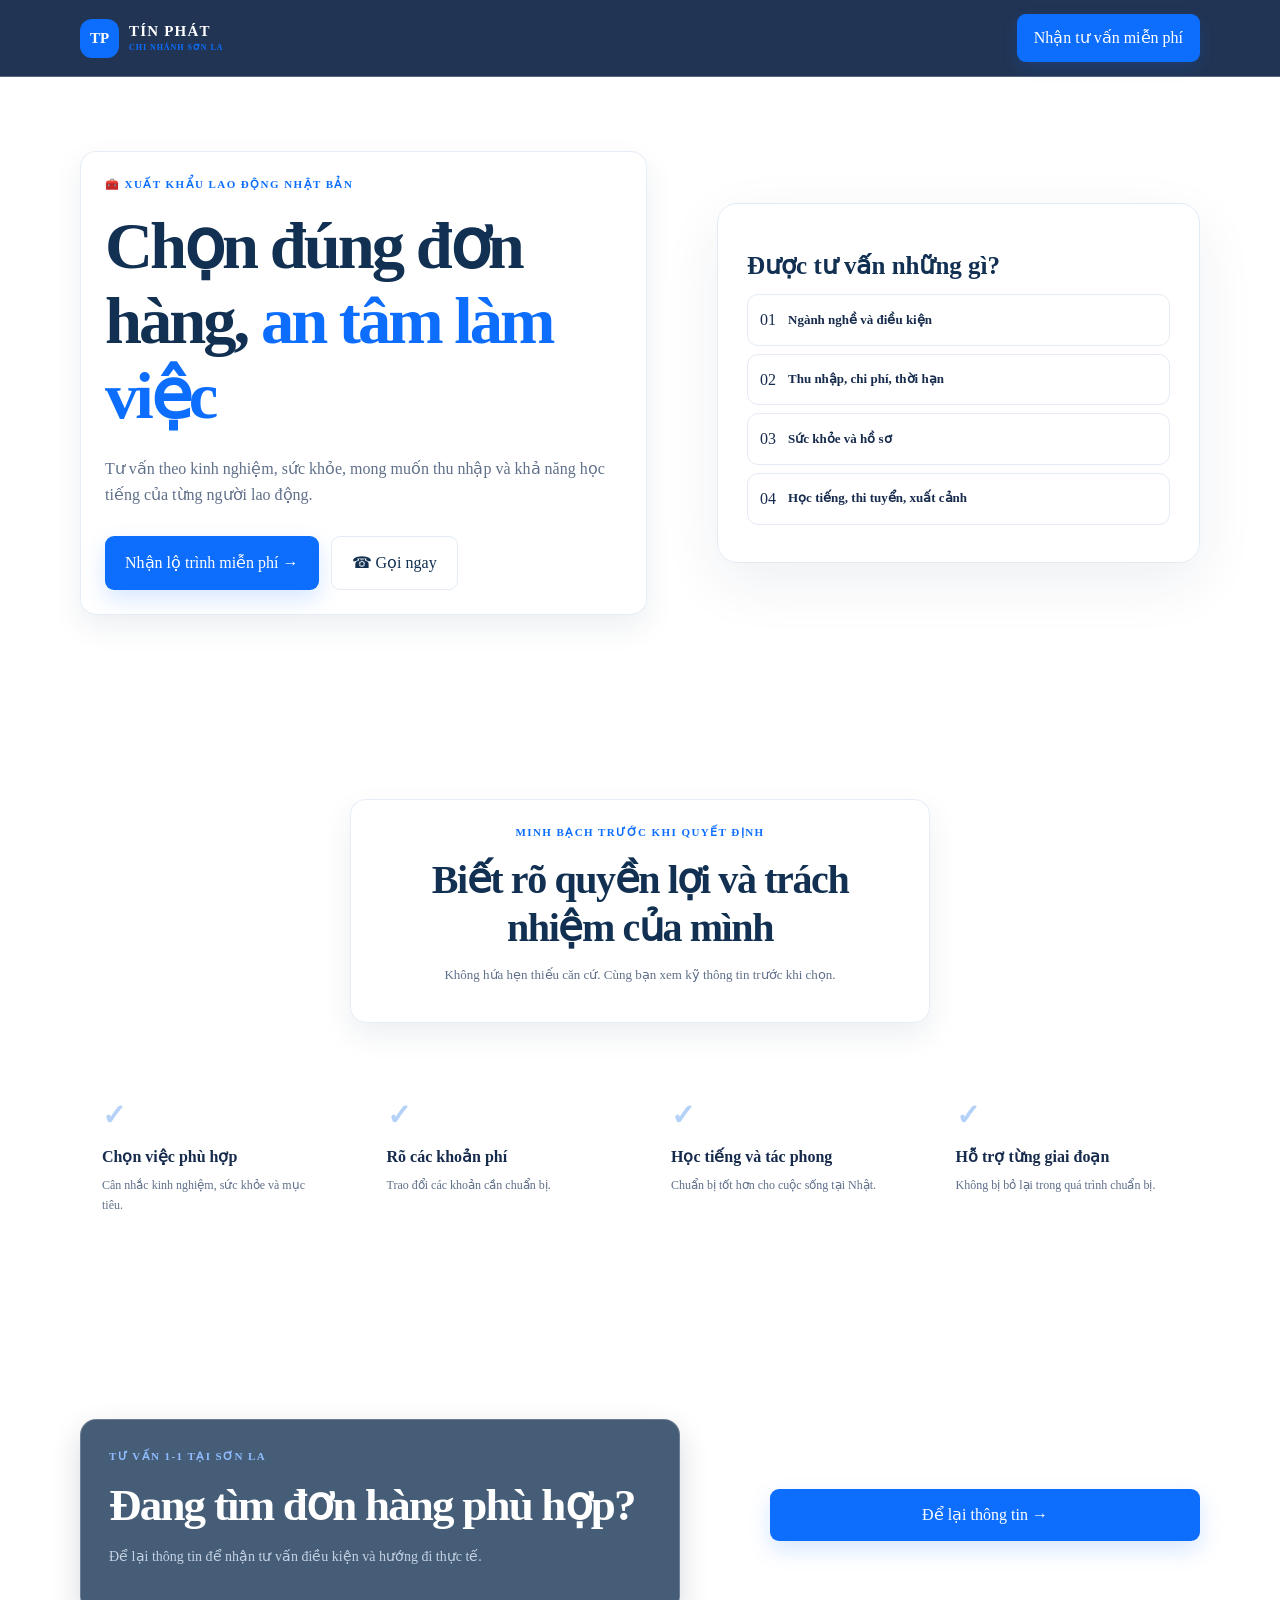
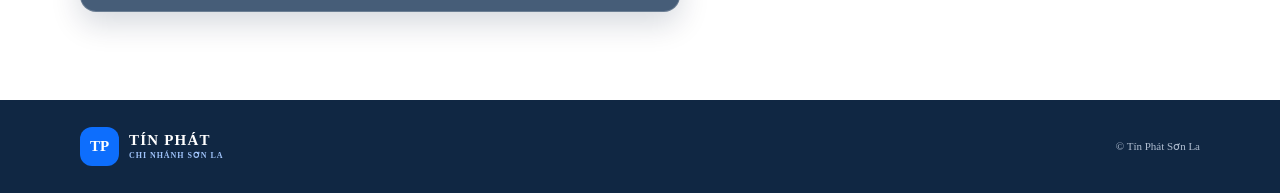
<file: xkld-nhat.html>
<!doctype html><html lang="vi"><head><meta charset="utf-8"><meta name="viewport" content="width=device-width,initial-scale=1"><meta name="description" content="Tư vấn xuất khẩu lao động Nhật Bản tại Sơn La."><title>XKLĐ Nhật Bản | Tín Phát Sơn La</title><link rel="stylesheet" href="style.css?v=20261030-pro"></head><body>
<header class="site-header"><div class="container nav-wrap"><a class="brand" href="index.html"><span class="brand-mark">TP</span><span><strong>TÍN PHÁT</strong><small>CHI NHÁNH SƠN LA</small></span></a><a class="nav-cta" href="index.html#tu-van">Nhận tư vấn miễn phí</a></div></header><main><section class="hero"><div class="container hero-grid"><div class="hero-copy"><p class="eyebrow">🧰 XUẤT KHẨU LAO ĐỘNG NHẬT BẢN</p><h1>Chọn đúng đơn hàng, <span>an tâm làm việc</span></h1><p class="hero-lead">Tư vấn theo kinh nghiệm, sức khỏe, mong muốn thu nhập và khả năng học tiếng của từng người lao động.</p><div class="hero-actions"><a class="button button-primary" href="index.html#tu-van">Nhận lộ trình miễn phí →</a><a class="button button-light" data-phone-link href="tel:0980000000">☎ Gọi ngay</a></div></div><div class="hero-card"><h2>Được tư vấn những gì?</h2><a class="choice"><span>01</span><b>Ngành nghề và điều kiện</b></a><a class="choice"><span>02</span><b>Thu nhập, chi phí, thời hạn</b></a><a class="choice"><span>03</span><b>Sức khỏe và hồ sơ</b></a><a class="choice"><span>04</span><b>Học tiếng, thi tuyển, xuất cảnh</b></a></div></div></section><section class="section"><div class="container"><div class="center-heading"><p class="eyebrow">MINH BẠCH TRƯỚC KHI QUYẾT ĐỊNH</p><h2>Biết rõ quyền lợi và trách nhiệm của mình</h2><p>Không hứa hẹn thiếu căn cứ. Cùng bạn xem kỹ thông tin trước khi chọn.</p></div><div class="steps"><div class="step"><b>✓</b><h3>Chọn việc phù hợp</h3><p>Cân nhắc kinh nghiệm, sức khỏe và mục tiêu.</p></div><div class="step"><b>✓</b><h3>Rõ các khoản phí</h3><p>Trao đổi các khoản cần chuẩn bị.</p></div><div class="step"><b>✓</b><h3>Học tiếng và tác phong</h3><p>Chuẩn bị tốt hơn cho cuộc sống tại Nhật.</p></div><div class="step"><b>✓</b><h3>Hỗ trợ từng giai đoạn</h3><p>Không bị bỏ lại trong quá trình chuẩn bị.</p></div></div></div></section><section class="contact-section"><div class="container contact-grid"><div class="contact-copy"><p class="eyebrow eyebrow-light">TƯ VẤN 1-1 TẠI SƠN LA</p><h2>Đang tìm đơn hàng phù hợp?</h2><p>Để lại thông tin để nhận tư vấn điều kiện và hướng đi thực tế.</p></div><a class="button button-primary" href="index.html#tu-van">Để lại thông tin →</a></div></section></main><footer class="site-footer"><div class="container footer-wrap"><a class="brand" href="index.html"><span class="brand-mark">TP</span><span><strong>TÍN PHÁT</strong><small>CHI NHÁNH SƠN LA</small></span></a><p>© Tín Phát Sơn La</p></div></footer><script src="script.js?v=20261030-pro"></script></body></html>
</file>
<file: style.css>
:root{--blue:#0d6efd;--navy:#123052;--ink:#172b4d;--muted:#60708a;--pale:#f4f8ff;--line:#e4ebf5;--yellow:#ffc857;--font-size:16px;--background-blur:0px;--overlay-opacity:0;--background-image:url("https://images.unsplash.com/photo-1528360983277-13d401cdc186?auto=format&fit=crop&w=2400&q=85")}
*{box-sizing:border-box}
html{scroll-behavior:smooth}
body{position:relative;margin:0;color:var(--ink);font-family:"Times New Roman",Times,serif;font-size:var(--font-size);line-height:1.6;background:transparent}
body::before,body::after{position:fixed;inset:0;pointer-events:none;content:""}
body::before{z-index:-2;background-image:var(--background-image);background-position:center;background-size:cover;background-repeat:no-repeat;background-attachment:fixed;filter:none;transform:none}
body::after{display:none}
main,.site-header,.site-footer{position:relative;z-index:0}
a{text-decoration:none;color:inherit}
.container{width:min(1120px,calc(100% - 40px));margin:auto}
.site-header{position:sticky;top:0;z-index:10;background:rgba(255,255,255,.82);border-bottom:1px solid rgba(228,235,245,.8);backdrop-filter:blur(14px)}
a{text-decoration:none;color:inherit}
.container{width:min(1120px,calc(100% - 40px));margin:auto}
.site-header{position:sticky;top:0;z-index:10;background:rgba(9,30,66,.9);border-bottom:1px solid rgba(255,255,255,.25);backdrop-filter:blur(14px)}
.nav-wrap{display:flex;align-items:center;justify-content:space-between;min-height:76px}
.brand{display:flex;gap:10px;align-items:center;color:#fff}
.brand-mark{display:grid;place-items:center;width:39px;height:39px;border-radius:12px;background:var(--blue);color:#fff;font-size:15px;font-weight:800}
.brand strong,.brand small{display:block;line-height:1.1}
.brand strong{font-size:15px;letter-spacing:.08em}
.brand small{font-size:8px;letter-spacing:.12em;color:var(--blue);margin-top:4px;font-weight:700}
.main-nav{display:flex;align-items:center;gap:27px;font-size:14px;font-weight:600}
.main-nav a:not(.nav-cta),.text-link{color:#fff}.main-nav a:not(.nav-cta):hover,.text-link:hover{color:#ffd166}
.nav-cta{padding:11px 17px;border-radius:9px;color:#fff;background:var(--blue);box-shadow:0 6px 16px #0d6efd26}
.menu-toggle{display:none;border:0;background:none;font-size:25px;color:var(--navy)}
.hero{position:relative;overflow:hidden;padding:74px 0 94px;background:transparent}
.hero-grid{display:grid;grid-template-columns:1.08fr .92fr;gap:70px;align-items:center;position:relative;z-index:1}
.eyebrow{margin:0 0 14px;color:var(--blue);font-size:11px;letter-spacing:.13em;font-weight:800}
.eyebrow-light{color:#8fbdff}
.pulse{display:inline-block;width:8px;height:8px;border-radius:50%;background:#21c77a;margin-right:8px;box-shadow:0 0 0 5px #21c77a1f}
.hero h1{max-width:620px;margin:0;font-size:clamp(39px,5.2vw,67px);line-height:1.13;letter-spacing:-.045em;color:var(--navy)}
.hero h1 span,.contact-copy h2 span{color:var(--blue)}
.hero-lead{max-width:585px;margin:23px 0 29px;color:var(--muted);font-size:16px}
.hero-actions,.proof-actions{display:flex;gap:12px;flex-wrap:wrap}
.button{display:inline-flex;align-items:center;justify-content:center;gap:14px;border:0;border-radius:9px;padding:13px 20px;font:600 14px inherit;cursor:pointer;transition:.25s}
.button:hover{transform:translateY(-4px);box-shadow:0 12px 25px rgba(13,110,253,.28)}
.button-primary{background:var(--blue);color:#fff;box-shadow:0 9px 22px #0d6efd2b}
.button-light{background:#fff;color:var(--navy);border:1px solid var(--line)}
.button-outline{color:var(--blue);border:1px solid #b9d1f6;background:#fff}
.trust-row{display:flex;gap:21px;flex-wrap:wrap;margin-top:27px;color:#718096;font-size:11px}
.hero-card{padding:29px;border:1px solid #e1eaf6;border-radius:20px;background:rgba(255,255,255,.75);box-shadow:0 20px 60px #12305212}
.hero-card-top{display:flex;justify-content:space-between;align-items:center}
.mini-tag{font-size:10px;color:var(--blue);letter-spacing:.12em;font-weight:800}
.spark{font-size:24px;color:var(--yellow)}
.hero-card h2{margin:13px 0 5px;font-size:25px;color:var(--navy)}
.hero-card>p{margin:0 0 20px;color:var(--muted);font-size:13px}
.choice{display:flex;align-items:center;gap:12px;padding:12px;margin:8px 0;border:1px solid var(--line);border-radius:11px;transition:.2s}
.choice:hover{border-color:#9fc3fa;background:#f8fbff}
.choice-icon{display:grid;place-items:center;width:35px;height:35px;border-radius:9px;background:var(--pale);font-size:20px}
.choice span:nth-child(2){flex:1}
.choice b,.choice small{display:block}
.choice b{font-size:13px}
.choice small{color:var(--muted);font-size:11px}
.choice i{color:var(--blue);font-style:normal}
.hero-card-note{margin-top:21px;padding-top:16px;border-top:1px solid var(--line);color:#8b6a1e;font-size:11px;font-weight:600}
.hero-shape{position:absolute;width:480px;height:480px;right:-170px;bottom:-300px;border:70px solid #eaf3ff;border-radius:50%}
.section{padding:90px 0}
.section-soft{background:transparent}
.section-heading{display:flex;justify-content:space-between;gap:40px;align-items:end;margin-bottom:36px}
.section-heading h2,.center-heading h2,.legal-grid h2{margin:0;color:var(--navy);font-size:clamp(27px,3.2vw,40px);line-height:1.2;letter-spacing:-.035em}
.section-heading>p{max-width:390px;margin:0;color:var(--muted);font-size:13px}
.market-grid{display:grid;grid-template-columns:repeat(4,1fr);gap:15px}
.market-card{padding:23px 20px;min-height:250px;border-radius:14px;border:1px solid var(--line);background:rgba(255,255,255,.75);transition:.2s}
.market-card:hover{transform:translateY(-5px);box-shadow:0 15px 32px #12305210}
.market-card .country{font-size:31px}
.card-label,.blog-content>span{margin:16px 0 7px;color:var(--blue);font-size:9px;letter-spacing:.12em;font-weight:800}
.market-card h3{margin:0 0 9px;font-size:18px}
.market-card>p:not(.card-label){margin:0 0 18px;color:var(--muted);font-size:12px}
.market-card a,.blog-content a{color:var(--blue);font-size:12px;font-weight:700}
.market-japan{border-top:4px solid #e44c5a}
.market-korea{border-top:4px solid #6f63e8}
.market-taiwan{border-top:4px solid #45a5db}
.market-work{border-top:4px solid #f0ad2c}
.center-heading{text-align:center;max-width:580px;margin:0 auto 43px}
.center-heading>p:last-child{color:var(--muted);font-size:13px}
.steps{display:grid;grid-template-columns:repeat(4,1fr);gap:18px}
.step{position:relative;padding:26px 22px;background:rgba(255,255,255,.75);border-radius:13px}
.step b{color:#b4d1f8;font-size:29px}
.step h3{margin:5px 0 7px;font-size:16px}
.step p{margin:0;color:var(--muted);font-size:12px}
.proof-section{background:transparent}
.proof-grid{display:grid;grid-template-columns:1fr 1fr;gap:90px;align-items:center}
.proof-grid h2{max-width:440px;margin:0;color:var(--navy);font-size:39px;line-height:1.2;letter-spacing:-.035em}
.muted{color:var(--muted);font-size:14px}
.proof-grid .muted{max-width:460px;margin:20px 0 27px}
.testimonial{position:relative;padding:35px;background:rgba(255,255,255,.75);border-radius:18px}
.quote-mark{position:absolute;right:30px;top:4px;color:#b8d5fa;font-size:80px;font-family:Georgia}
.quote{position:relative;max-width:410px;font-size:17px;font-weight:600;line-height:1.7}
.person{display:flex;align-items:center;gap:11px;margin-top:22px}
.avatar{display:grid;place-items:center;width:39px;height:39px;border-radius:50%;background:#dbeaff;color:var(--blue);font-size:11px;font-weight:800}
.person b,.person small{display:block}
.person b{font-size:12px}
.person small{color:var(--muted);font-size:11px}
.video-placeholder{display:flex;align-items:center;gap:12px;margin-top:25px;padding:12px;background:#fff;border:1px dashed #b9d1f6;border-radius:10px;color:var(--muted);font-size:11px}
.video-placeholder span{display:grid;place-items:center;width:35px;height:35px;border-radius:50%;background:var(--blue);color:#fff}
.blog-section{background:transparent}
.text-link{color:var(--blue);font-size:13px;font-weight:700}
.blog-grid{display:grid;grid-template-columns:repeat(3,1fr);gap:18px}
.blog-card{overflow:hidden;background:rgba(255,255,255,.75);border:1px solid var(--line);border-radius:14px}
.blog-image{display:grid;place-items:center;height:145px;font-size:48px}
.blog-image-japan{background:#eaf3ff}
.blog-image-work{background:#fff6dd}
.blog-image-korea{background:#f1eeff}
.blog-content{padding:18px 20px 22px}
.blog-content>span{display:block;margin:0 0 8px}
.blog-content h3{margin:0 0 8px;font-size:17px;line-height:1.35}
.blog-content p{margin:0 0 15px;color:var(--muted);font-size:12px}
.contact-section{padding:88px 0;background:transparent}
.contact-grid{display:grid;grid-template-columns:1fr 430px;gap:90px;align-items:center}
.contact-copy h2{margin:0;color:#fff;font-size:45px;line-height:1.18;letter-spacing:-.04em}
.contact-copy>p:not(.eyebrow){max-width:490px;color:#c5d2e3;font-size:14px}
.contact-details{display:flex;gap:25px;margin-top:29px}
.contact-details a{display:flex;gap:10px;align-items:center;color:#fff}
.contact-details>a:first-child{color:#9fc3fa;font-size:23px}
.contact-details>a:last-child{color:#83e1bd;font-size:23px}
.contact-details small,.contact-details b{display:block}
.contact-details small{color:#94a8c0;font-size:10px}
.contact-details b{color:#fff;font-size:13px}
.lead-form{padding:28px;background:rgba(255,255,255,.75);border-radius:15px;box-shadow:0 20px 50px #061b3826}
.form-kicker{color:var(--blue);font-size:11px;font-weight:800;letter-spacing:.12em}.lead-form h3{margin:4px 0;font-size:27px;color:var(--navy)}
.form-note{margin:2px 0 20px;color:var(--muted);font-size:11px}
.lead-form label{display:block;margin:12px 0 5px;font-size:11px;font-weight:700}
.lead-form em{color:#e44c5a;font-style:normal}
.lead-form input,.lead-form select,.lead-form textarea{display:block;width:100%;padding:11px 12px;border:1px solid #dce5f0;border-radius:7px;outline:0;font:inherit;font-size:12px;color:var(--ink);background:#fff}
.lead-form input:focus,.lead-form select:focus,.lead-form textarea:focus{border-color:var(--blue);box-shadow:0 0 0 3px #0d6efd12}
.button-full{width:100%;margin-top:18px}
.form-status{min-height:20px;margin:10px 0 0;text-align:center;color:#138a59;font-size:11px}
.legal-section{padding:58px 0;background:transparent}
.legal-grid{display:grid;grid-template-columns:1fr 1fr;gap:80px;align-items:start}
.legal-list{border-top:1px solid var(--line)}
.legal-list div{display:flex;justify-content:space-between;gap:20px;padding:13px 0;border-bottom:1px solid var(--line);font-size:12px}
.legal-list b,.legal-list span{color:#fff}
.legal-list{border-top-color:rgba(255,255,255,.7)}
.legal-list div{border-bottom-color:rgba(255,255,255,.7)}
.site-footer{padding:27px 0;background:#102743;color:#afbdd0;font-size:11px}
.footer-wrap{display:flex;align-items:center;justify-content:space-between;gap:20px}
.footer-wrap .brand{color:#fff}
.footer-wrap .brand small{color:#9fc3fa}
.footer-wrap p{margin:0}
.footer-links{display:flex;gap:17px}
.footer-links a:hover{color:#fff}
.mobile-actions{display:none}
@media(max-width:850px){.main-nav{gap:15px}
.market-grid{grid-template-columns:repeat(2,1fr)}
.hero-grid{gap:35px}
.proof-grid,.contact-grid{gap:40px}
.steps{grid-template-columns:repeat(2,1fr)}
}

.hero-copy,.section-heading,.center-heading,.proof-grid>div:first-child,.legal-grid>div:first-child{padding:24px;border:1px solid rgba(228,235,245,.9);border-radius:16px;background:rgba(255,255,255,.75);box-shadow:0 12px 30px rgba(18,48,82,.08)}
.contact-copy{padding:28px;border:1px solid rgba(255,255,255,.2);border-radius:16px;background:rgba(18,48,82,.78);box-shadow:0 12px 30px rgba(6,27,56,.16)}
@media(max-width:680px){.hero-copy,.section-heading,.center-heading,.proof-grid>div:first-child,.legal-grid>div:first-child,.contact-copy{padding:20px}}
@media(max-width:700px){.visual-toolbar{top:8px;left:8px;right:8px;transform:none;flex-wrap:wrap;justify-content:center;gap:7px}.visual-toolbar span{width:100%;text-align:center}}
.hero-copy,.hero-card,.section-heading,.center-heading,.step,.market-card,.testimonial,.blog-card,.contact-copy,.lead-form,.legal-grid>div{animation:rise-in .7s ease both}
.market-card:nth-child(2),.step:nth-child(2),.blog-card:nth-child(2){animation-delay:.1s}.market-card:nth-child(3),.step:nth-child(3),.blog-card:nth-child(3){animation-delay:.2s}.market-card:nth-child(4),.step:nth-child(4){animation-delay:.3s}
@keyframes rise-in{from{opacity:0;transform:translateY(24px)}to{opacity:1;transform:translateY(0)}}
.reveal{opacity:0;transform:translateY(28px);transition:opacity .7s ease,transform .7s ease}.reveal.is-visible{opacity:1;transform:none}
.admin-image{display:block;width:100%;max-height:230px;object-fit:cover;margin:18px 0;border-radius:14px}.blog-image.has-admin-image{background-size:cover;background-position:center;color:transparent}.map-frame{overflow:hidden;margin-top:18px;border-radius:14px;box-shadow:0 10px 24px #12305222}.map-frame iframe{display:block;width:100%;height:220px;border:0}
.visual-toolbar{position:fixed;z-index:10000;top:14px;left:50%;transform:translateX(-50%);display:flex;align-items:center;gap:8px;padding:10px 14px;border:1px solid #ffffff55;border-radius:12px;background:#102b4eee;color:#fff;box-shadow:0 12px 30px #0004;font:14px "Times New Roman",serif}.visual-toolbar span{opacity:.8}.visual-toolbar button{border:0;border-radius:7px;padding:7px 10px;background:#ffc857;color:#172b4d;font-weight:700;cursor:pointer}.visual-toolbar button[data-visual-close]{background:#ffffff22;color:#fff}.visual-editor-active [data-visual-editable]{position:relative;outline:2px dashed #ffc857;outline-offset:-2px;cursor:grab}.visual-editor-active .visual-block{position:relative;outline:2px dashed #54d6ff;outline-offset:-4px;cursor:grab}.visual-editor-active .visual-block.visual-selected{outline:3px solid #ffc857;outline-offset:-3px;box-shadow:0 0 0 5px #ffc85755}.visual-editor-active [contenteditable=true]{cursor:text}.visual-editor-active [contenteditable=true]:focus{outline:2px solid #0d6efd;background:#ffffff22}.visual-editor-active .visual-dragging{opacity:.45}
@media(max-width:680px){.container{width:min(100% - 30px,520px)}
.nav-wrap{min-height:68px}
.menu-toggle{display:block}
.main-nav{display:none;position:absolute;top:68px;left:0;right:0;padding:13px 20px 20px;background:#fff;border-bottom:1px solid var(--line);flex-direction:column;align-items:stretch;gap:0;box-shadow:0 10px 20px #12305210}
.main-nav.open{display:flex}
.main-nav a{padding:10px 0}
.main-nav .nav-cta{text-align:center;margin-top:7px}
.hero{padding:48px 0 70px}
.hero-grid{grid-template-columns:1fr}
.hero h1{font-size:42px}
.hero-card{padding:23px}
.section{padding:64px 0}
.section-heading{display:block}
.section-heading>p{margin-top:15px}
.market-grid,.blog-grid{grid-template-columns:1fr}
.market-card{min-height:0}
.steps{grid-template-columns:1fr 1fr;gap:10px}
.step{padding:18px 15px}
.proof-grid,.contact-grid,.legal-grid{grid-template-columns:1fr}
.proof-grid h2{font-size:32px}
.contact-copy h2{font-size:37px}
.contact-details{flex-direction:column;gap:13px}
.legal-grid{gap:25px}
.footer-wrap{flex-wrap:wrap}
.footer-wrap p{order:3;width:100%}
.mobile-actions{display:grid;grid-template-columns:1fr 1fr;position:fixed;bottom:0;left:0;right:0;z-index:20;background:#fff;box-shadow:0 -4px 18px #12305222}
.mobile-actions a{padding:11px;text-align:center;font-size:13px;font-weight:700}
.mobile-actions a:first-child{color:#078b67;border-right:1px solid var(--line)}
.mobile-actions a:last-child{color:var(--blue)}
body{padding-bottom:47px}
.hero-shape{display:none}
}
</file>
<file: admin.css>
.admin-body{background:#f4f8ff;min-height:100vh}.admin-shell{width:min(980px,calc(100% - 30px));margin:0 auto;padding:45px 0 70px}.admin-login{max-width:430px;margin:6vh auto;padding:35px;background:#fff;border:1px solid var(--line);border-radius:16px;box-shadow:0 18px 45px #12305212}.admin-logo{display:grid;place-items:center;width:52px;height:52px;margin-bottom:24px;border-radius:15px;background:var(--blue);color:#fff;font-size:20px;font-weight:800}.admin-login h1,.admin-top h1{margin:0 0 8px;color:var(--navy);line-height:1.2}.admin-muted{color:var(--muted);font-size:13px}.admin-login label,.admin-card label{display:block;margin:16px 0 6px;font-size:12px;font-weight:700}.admin-login input,.admin-card input,.admin-card textarea{display:block;width:100%;padding:11px 12px;border:1px solid #dce5f0;border-radius:7px;outline:0;font:inherit;font-size:13px;background:#fff}.admin-card textarea{resize:vertical}.admin-login input:focus,.admin-card input:focus,.admin-card textarea:focus{border-color:var(--blue);box-shadow:0 0 0 3px #0d6efd12}.security-note{margin:18px 0 0;color:#8a6c2a;font-size:11px;line-height:1.6}.admin-error{min-height:18px;color:#c53d4a;font-size:12px}.admin-panel{display:block}.admin-top{display:flex;justify-content:space-between;align-items:end;gap:20px;margin-bottom:20px}.admin-top>div:last-child{display:flex;gap:8px}.admin-alert{padding:13px 15px;margin-bottom:18px;border-radius:8px;background:#e6f4ff;color:#245a87;font-size:12px}.admin-grid{display:grid;grid-template-columns:1fr 1fr;gap:18px}.admin-card{padding:23px;background:#fff;border:1px solid var(--line);border-radius:13px}.admin-card h2{margin:0;color:var(--navy);font-size:19px}.admin-card .admin-muted{margin:3px 0 0}.color-row{display:grid;grid-template-columns:1fr 1fr;gap:14px}.color-row input{height:42px;padding:3px;cursor:pointer}.admin-card output{float:right;color:var(--blue);font-weight:700}.admin-card input[type=range]{padding:0;accent-color:var(--blue);cursor:pointer}.admin-actions{display:flex;align-items:center;gap:12px;margin-top:20px}.admin-actions #save-status{color:#16875a;font-size:12px}.button-light{cursor:pointer}.admin-panel[hidden]{display:none}@media(max-width:680px){.admin-shell{padding-top:22px}.admin-top{align-items:start;flex-direction:column}.admin-top>div:last-child{flex-wrap:wrap}.admin-grid{grid-template-columns:1fr}.admin-actions{flex-wrap:wrap}.admin-actions .button{width:100%}}
.admin-help{margin:7px 0 0;color:var(--muted);font-size:11px;line-height:1.5}
.leads-card{grid-column:1/-1;margin-top:18px}.leads-header{display:flex;justify-content:space-between;align-items:center;gap:15px}.leads-header h2{margin:0;color:var(--navy)}.leads-table{width:100%;margin-top:18px;border-collapse:collapse;font-size:12px}.leads-table th,.leads-table td{padding:10px;border-bottom:1px solid var(--line);text-align:left;vertical-align:top}.leads-table th{color:var(--navy);background:#f4f8ff}.leads-table td{color:var(--muted)}@media(max-width:680px){.leads-card{grid-column:auto}.leads-header{align-items:flex-start;flex-direction:column}}
.slide-editor{margin-top:24px}.slide-editor-grid{display:grid;grid-template-columns:minmax(230px,.8fr) minmax(280px,1.2fr);gap:20px;align-items:start}.slide-list{display:grid;gap:10px}.slide-item{display:flex;align-items:center;gap:12px;width:100%;padding:14px;border:1px solid #dfe7f2;border-radius:14px;background:#fff;color:#172b4d;text-align:left;cursor:grab}.slide-item:hover,.slide-item.selected{border-color:#0d6efd;box-shadow:0 6px 18px rgba(13,110,253,.12)}.slide-item:active{cursor:grabbing}.slide-item .drag-handle{font-size:22px;color:#8da0bb}.slide-item span:last-child{display:grid;gap:3px}.slide-item small{color:#60708a;white-space:nowrap;overflow:hidden;text-overflow:ellipsis;max-width:260px}.slide-properties{padding:18px;border:1px dashed #b6c7df;border-radius:14px;background:#f8fbff}.slide-preview{min-height:145px;margin-top:18px;padding:22px;border-radius:14px;color:#fff;background:#123052;box-shadow:inset 0 0 0 1px #ffffff55}.slide-preview small{display:block;margin-bottom:16px;opacity:.75}.slide-preview h3,.slide-preview p{outline:0}.slide-preview h3{margin:0 0 10px;font-size:26px}.slide-preview p{margin:0;line-height:1.55}@media(max-width:700px){.slide-editor-grid{grid-template-columns:1fr}}
</file>
